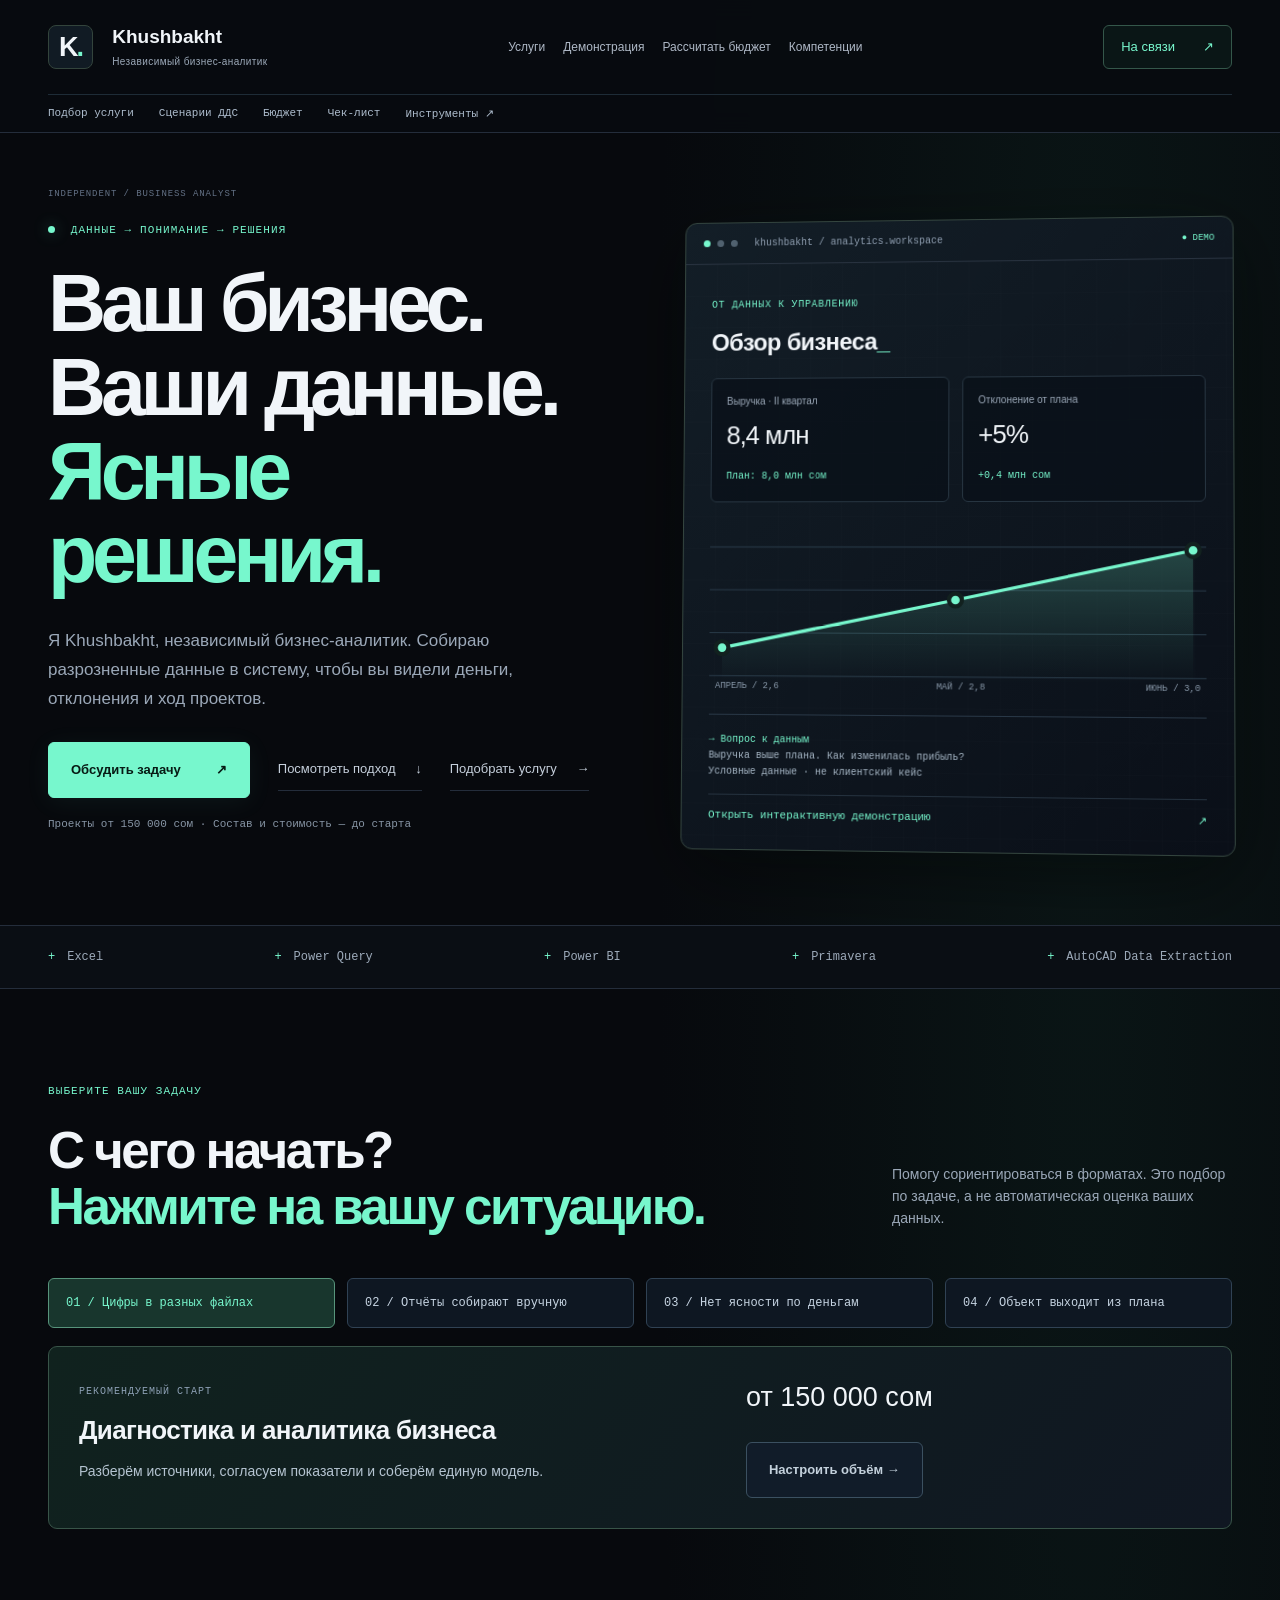
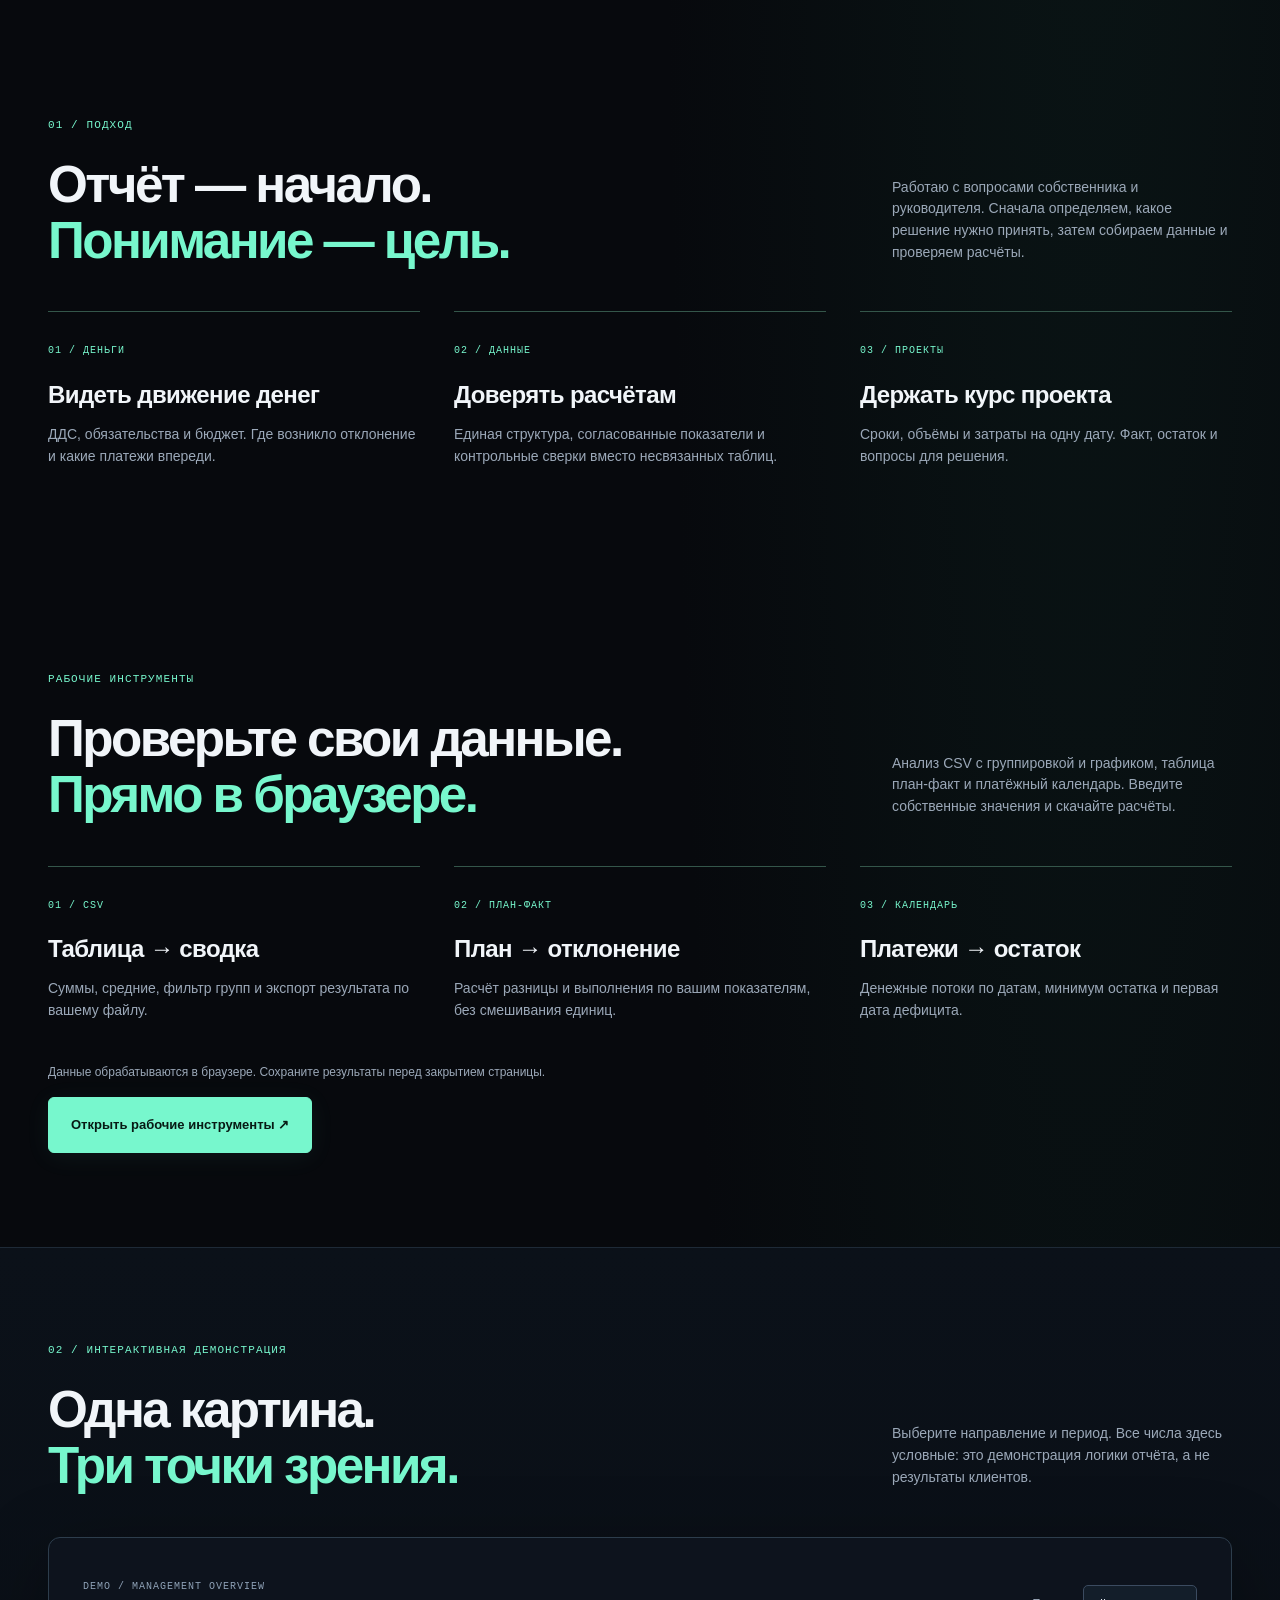
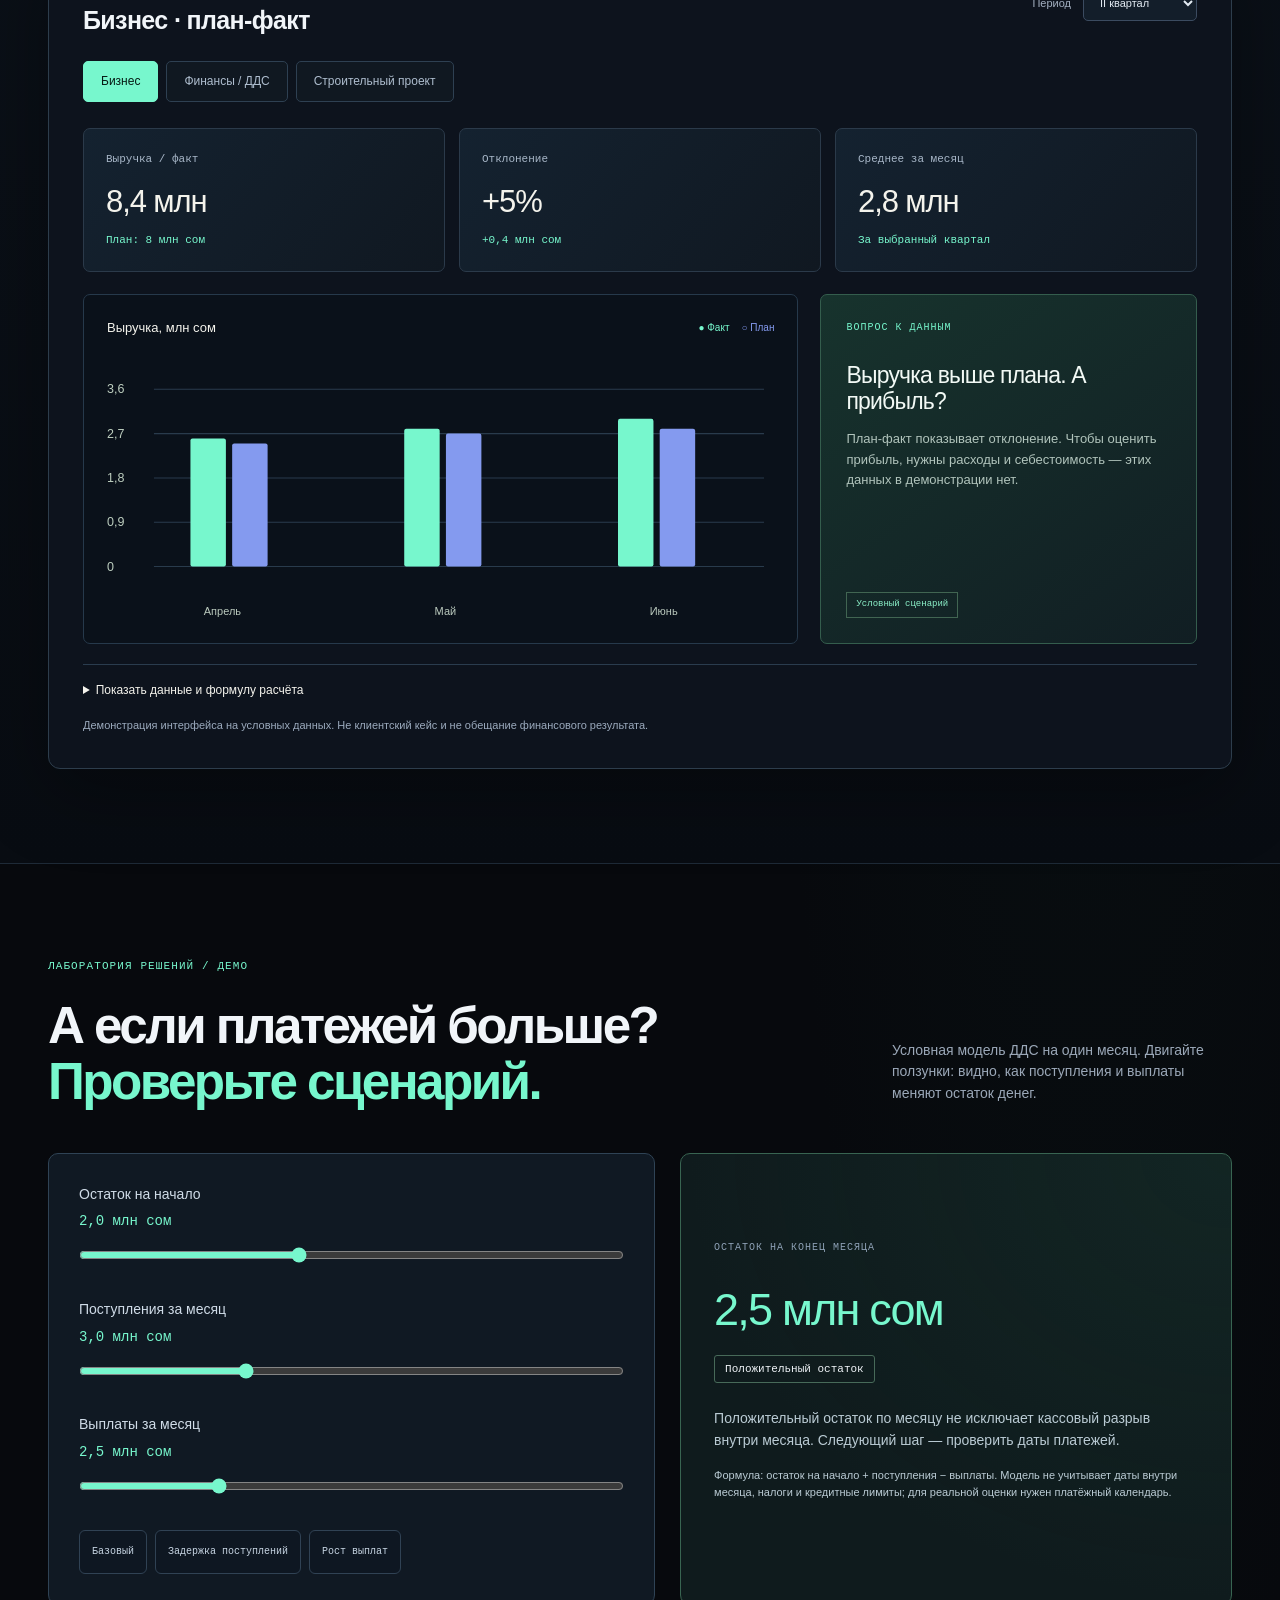
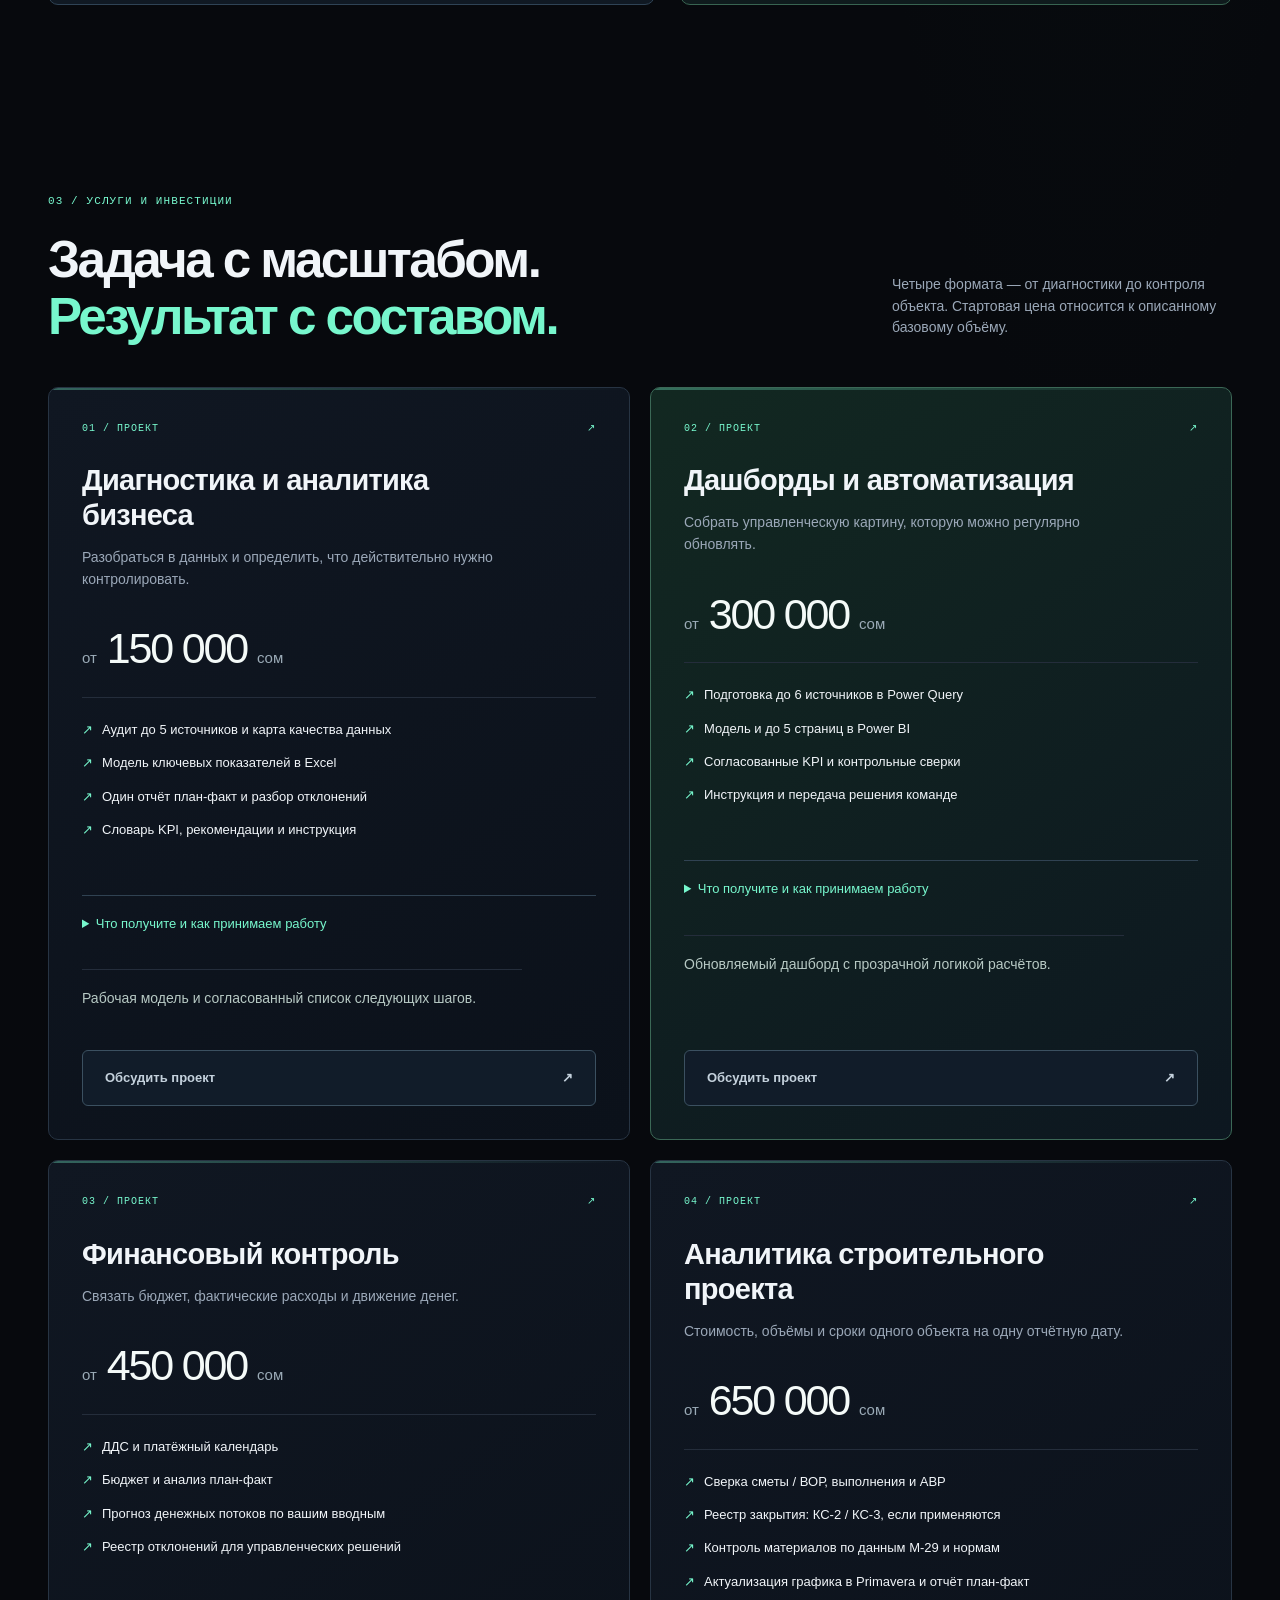
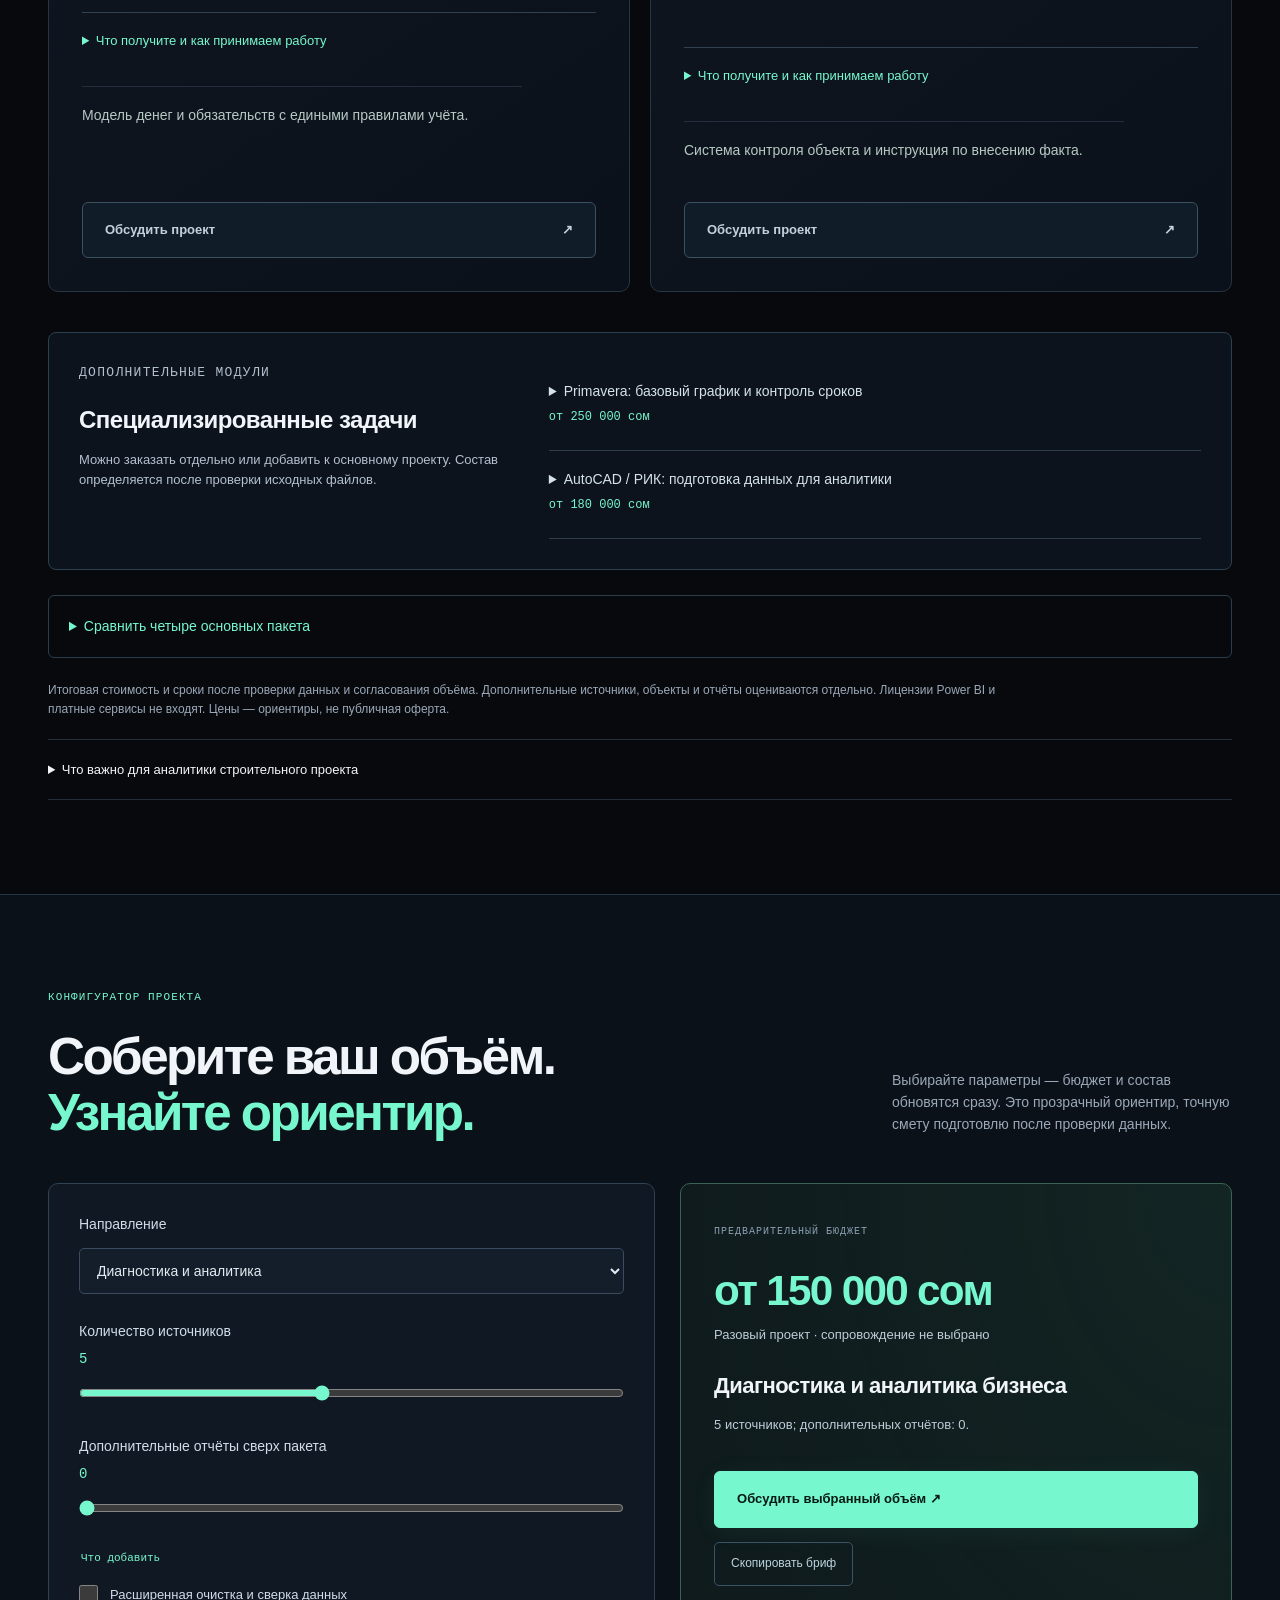
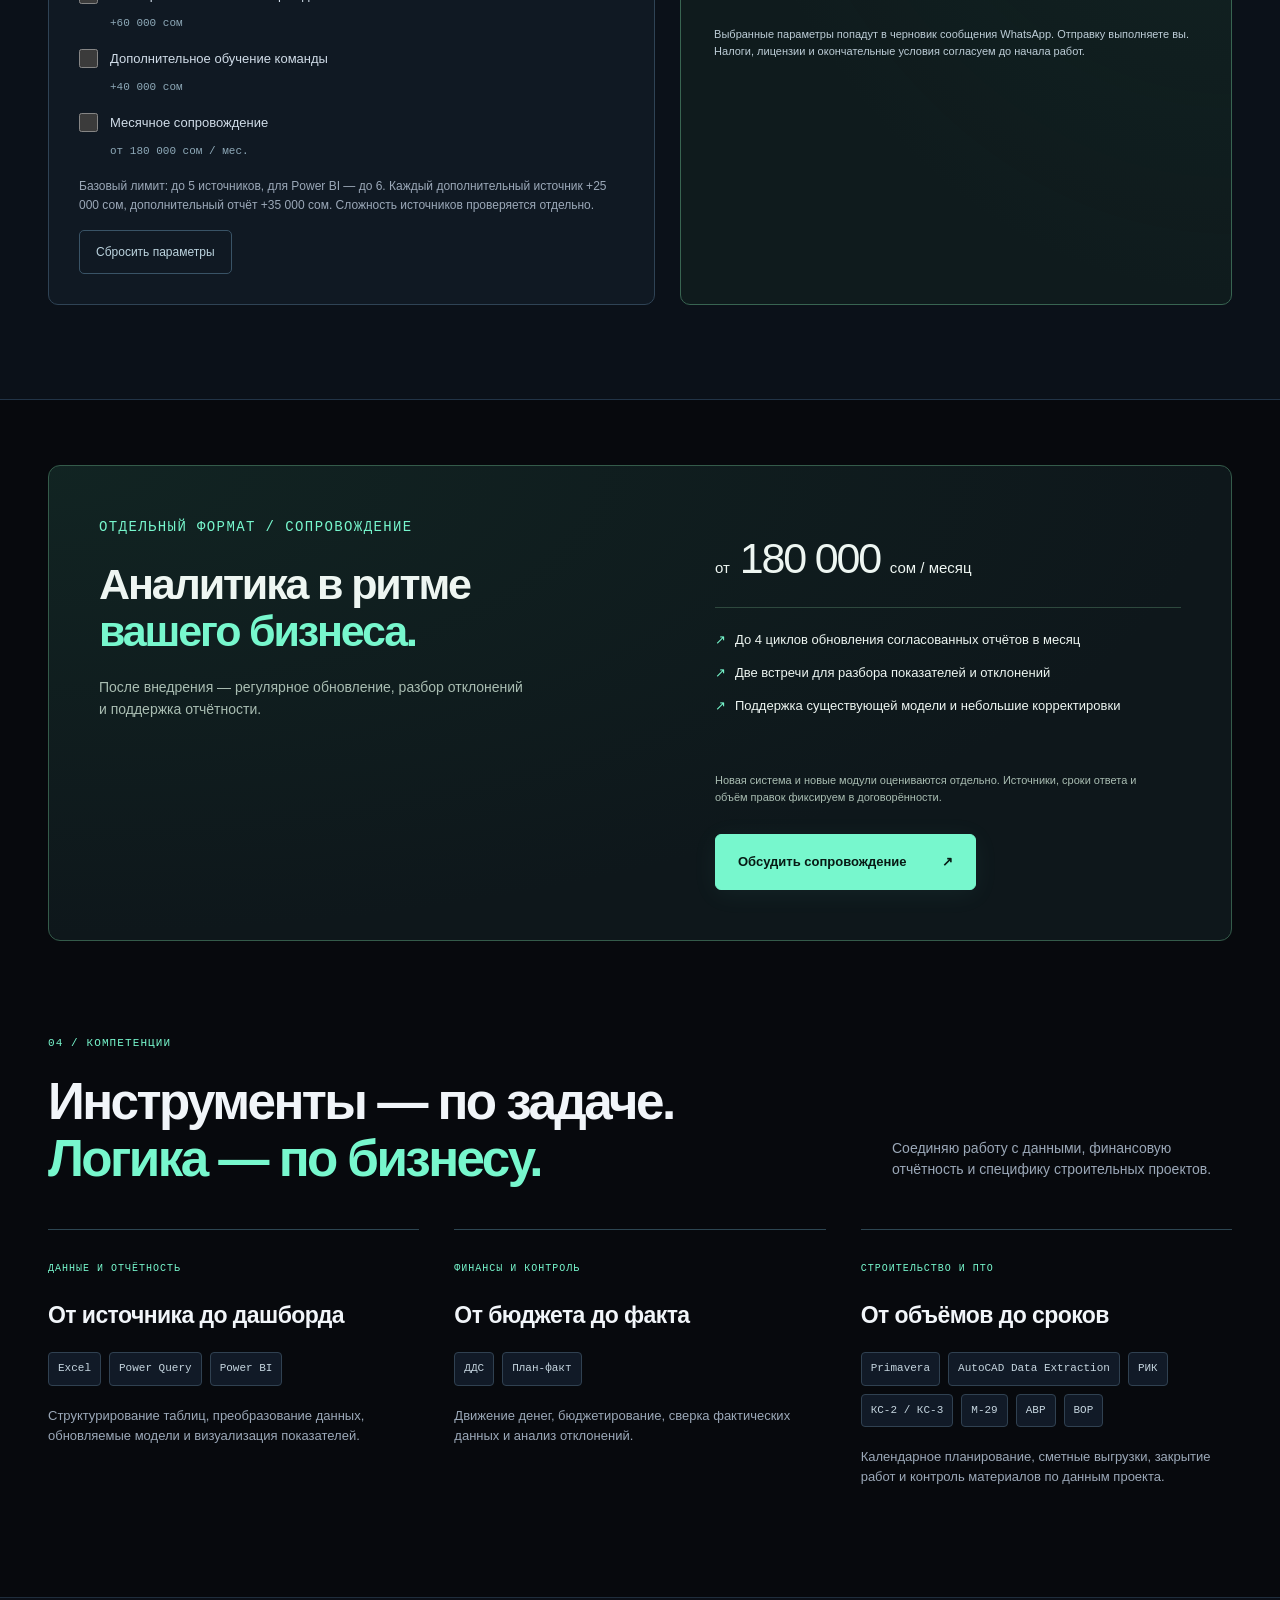
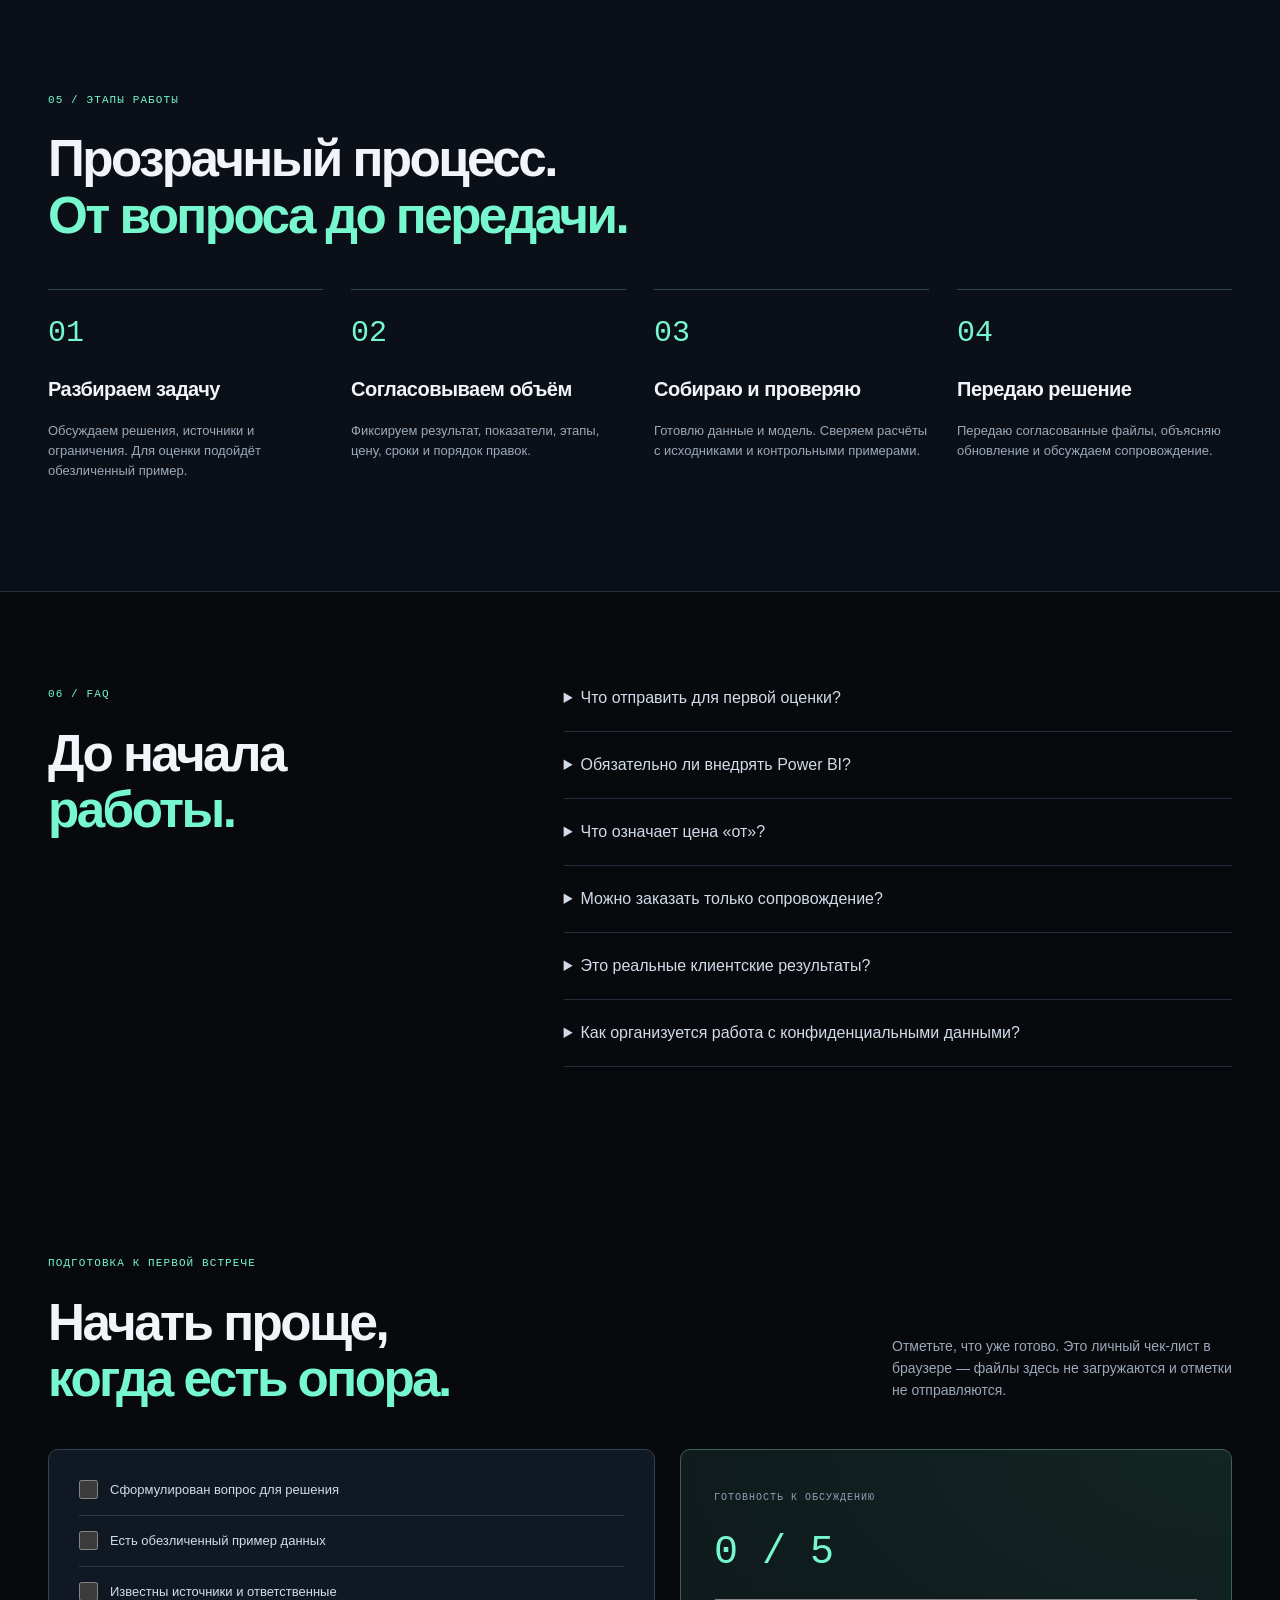
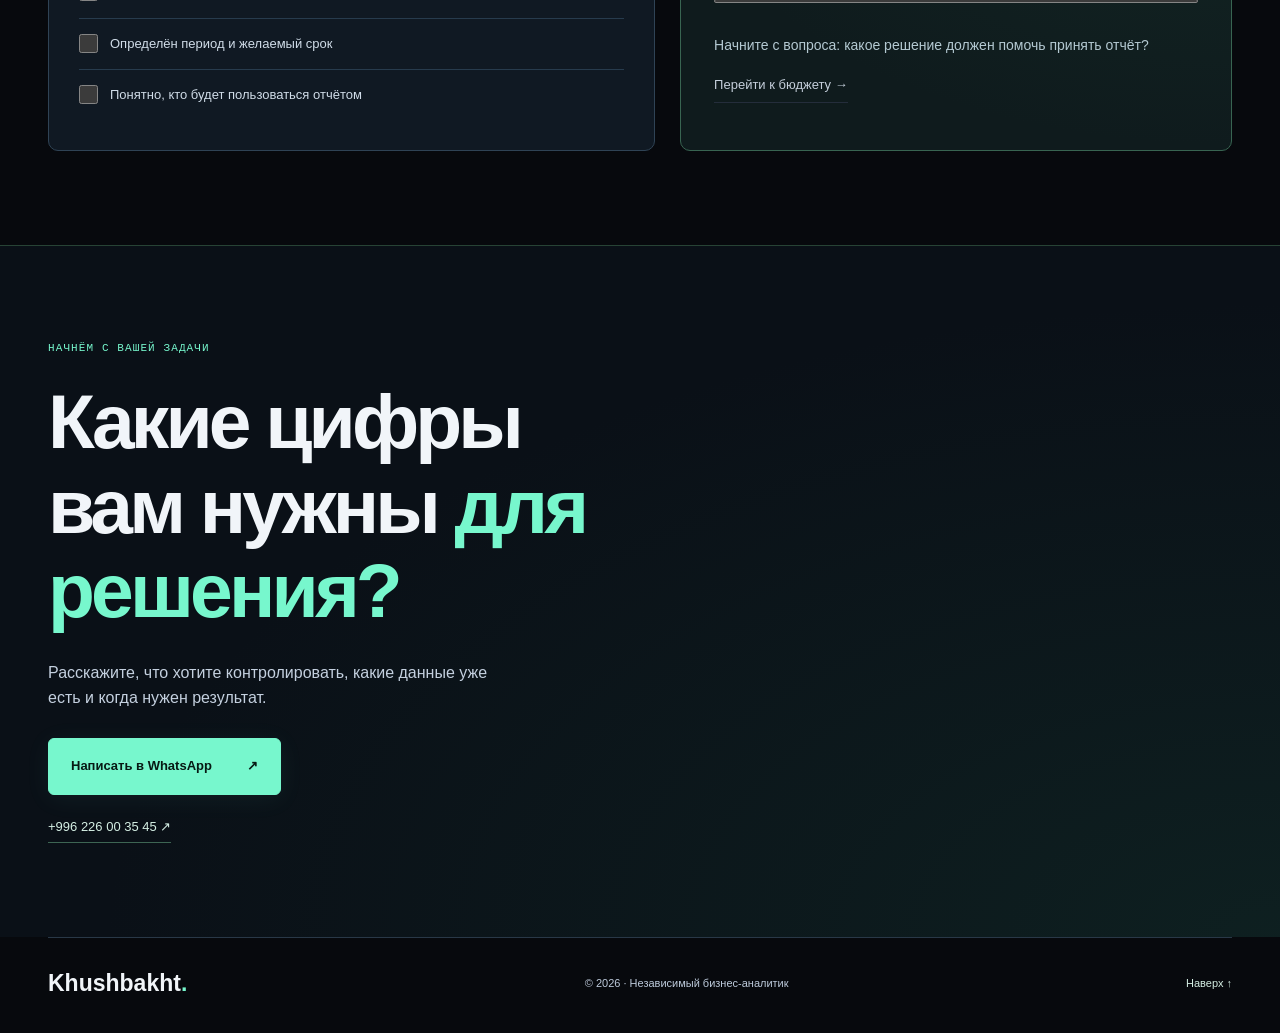
<file: index.html>
<!doctype html>
<html lang="ru"><head><meta charset="utf-8"><meta name="viewport" content="width=device-width,initial-scale=1">
<title>Khushbakht — независимый бизнес-аналитик</title>
<meta name="description" content="Аналитика бизнеса, финансов и строительных проектов. Excel, Power Query, Power BI и Primavera. Проекты от 150 000 сом. Независимый аналитик Khushbakht.">
<link rel="canonical" href="https://kushbakht.github.io/Price-list/"><meta name="theme-color" content="#07090d"><link rel="icon" href="favicon.svg" type="image/svg+xml">
<meta property="og:type" content="website"><meta property="og:locale" content="ru_RU"><meta property="og:site_name" content="Khushbakht — независимый аналитик"><meta property="og:title" content="Ваш бизнес. В ясных цифрах."><meta property="og:description" content="Независимая аналитика бизнеса, финансов и проектов. Проекты от 150 000 до 650 000 сом на старте."><meta property="og:url" content="https://kushbakht.github.io/Price-list/"><meta property="og:image" content="https://kushbakht.github.io/Price-list/og-analyst.png"><meta property="og:image:width" content="1200"><meta property="og:image:height" content="630"><meta property="og:image:type" content="image/png"><meta property="og:image:alt" content="Khushbakht. Ваш бизнес в ясных цифрах. Независимая бизнес-аналитика.">
<meta name="twitter:card" content="summary_large_image"><meta name="twitter:title" content="Khushbakht — независимый бизнес-аналитик"><meta name="twitter:description" content="Бизнес, финансы и проекты в ясных цифрах. Проекты от 150 000 сом."><meta name="twitter:image" content="https://kushbakht.github.io/Price-list/og-analyst.png">
<link rel="stylesheet" href="styles.css"><link rel="stylesheet" href="dark.css?v=interactive-1"><link rel="stylesheet" href="interactive.css?v=1"><script src="dashboard.js" defer></script><script src="interactive.js?v=1" defer></script></head>
<body><a href="#main" class="skip">К содержимому</a><header><nav class="wrap" aria-label="Основная навигация"><a class="brand" href="#main"><span class="brand-icon">K<span>.</span></span><span>Khushbakht<small>Независимый бизнес-аналитик</small></span></a><div class="navlinks"><a href="#services">Услуги</a><a href="#demo">Демонстрация</a><a href="#calculator">Рассчитать бюджет</a><a href="#expertise">Компетенции</a></div><a class="nav-contact" href="https://wa.me/996226003545?text=%D0%97%D0%B4%D1%80%D0%B0%D0%B2%D1%81%D1%82%D0%B2%D1%83%D0%B9%D1%82%D0%B5%21%20%D0%A5%D0%BE%D1%87%D1%83%20%D0%BE%D0%B1%D1%81%D1%83%D0%B4%D0%B8%D1%82%D1%8C%20%D0%B7%D0%B0%D0%B4%D0%B0%D1%87%D1%83." target="_blank" rel="noopener noreferrer">На связи <span aria-hidden="true">↗</span></a></nav><div class="quick-nav wrap" aria-label="Быстрые переходы"><a href="#selector">Подбор услуги</a><a href="#scenario">Сценарии ДДС</a><a href="#calculator">Бюджет</a><a href="#prepare">Чек-лист</a><a href="tools.html">Инструменты ↗</a></div></header>
<main id="main"><section class="hero wrap"><div class="hero-copy"><p class="eyebrow"><span class="dot"></span> ДАННЫЕ → ПОНИМАНИЕ → РЕШЕНИЯ</p><h1>Ваш бизнес.<br>Ваши данные.<br><em>Ясные решения.</em></h1><p class="lead">Я Khushbakht, независимый бизнес-аналитик. Собираю разрозненные данные в систему, чтобы вы видели деньги, отклонения и ход проектов.</p><div class="actions"><a class="button" href="https://wa.me/996226003545?text=%D0%97%D0%B4%D1%80%D0%B0%D0%B2%D1%81%D1%82%D0%B2%D1%83%D0%B9%D1%82%D0%B5%2C%20Khushbakht%21%20%D0%A5%D0%BE%D1%87%D1%83%20%D0%BE%D0%B1%D1%81%D1%83%D0%B4%D0%B8%D1%82%D1%8C%20%D0%B0%D0%BD%D0%B0%D0%BB%D0%B8%D1%82%D0%B8%D0%BA%D1%83%20%D0%B4%D0%BB%D1%8F%20%D0%B1%D0%B8%D0%B7%D0%BD%D0%B5%D1%81%D0%B0." target="_blank" rel="noopener noreferrer">Обсудить задачу <span aria-hidden="true">↗</span></a><a class="text-link" href="#demo">Посмотреть подход <span>↓</span></a><a class="text-link" href="#selector">Подобрать услугу <span>→</span></a></div><p class="hero-note">Проекты от 150 000 сом · Состав и стоимость — до старта</p></div><div class="hero-visual"><div class="terminal-bar"><i></i><i></i><i></i><span>khushbakht / analytics.workspace</span><span class="terminal-status">● DEMO</span></div><div class="terminal-body"><span class="terminal-eyebrow">ОТ ДАННЫХ К УПРАВЛЕНИЮ</span><h3>Обзор бизнеса<span style="color:#77f7cd">_</span></h3><div class="signal-row"><div><small>Выручка · II квартал</small><strong>8,4 млн</strong><span>План: 8,0 млн сом</span></div><div><small>Отклонение от плана</small><strong>+5%</strong><span>+0,4 млн сом</span></div></div><svg class="signal-chart" viewBox="0 0 460 150" role="img" aria-label="Условная выручка за апрель, май и июнь: 2,6, 2,8 и 3 миллиона сом"><defs><linearGradient id="hero-fill" x1="0" y1="0" x2="0" y2="1"><stop stop-color="#77f7cd" stop-opacity=".22"/><stop offset="1" stop-color="#77f7cd" stop-opacity="0"/></linearGradient></defs><g stroke="#283a48"><path d="M0 25H460M0 65H460M0 105H460M0 145H460"/></g><path d="M12 119L230 74L448 28L448 150H12Z" fill="url(#hero-fill)"/><path d="M12 119L230 74L448 28" fill="none" stroke="#77f7cd" stroke-width="3"/><g fill="#77f7cd" stroke="#12211f" stroke-width="4"><circle cx="12" cy="119" r="6"/><circle cx="230" cy="74" r="6"/><circle cx="448" cy="28" r="6"/></g></svg><div class="signal-labels"><span>АПРЕЛЬ / 2,6</span><span>МАЙ / 2,8</span><span>ИЮНЬ / 3,0</span></div><div class="terminal-footer"><b>→ Вопрос к данным</b><br>Выручка выше плана. Как изменилась прибыль?<br><span>Условные данные · не клиентский кейс</span></div><a class="terminal-link" href="#demo">Открыть интерактивную демонстрацию <span>↗</span></a></div></div></section>
<div class="tool-strip"><div class="wrap"><span>Excel</span><span>Power Query</span><span>Power BI</span><span>Primavera</span><span>AutoCAD Data Extraction</span></div></div>
<section class="wrap section" id="selector"><div class="section-head"><div><p class="eyebrow">ВЫБЕРИТЕ ВАШУ ЗАДАЧУ</p><h2>С чего начать?<br><em>Нажмите на вашу ситуацию.</em></h2></div><p>Помогу сориентироваться в форматах. Это подбор по задаче, а не автоматическая оценка ваших данных.</p></div><div class="task-buttons" role="group" aria-label="Выберите задачу"><button type="button" data-task="audit" aria-pressed="true">01 / Цифры в разных файлах</button><button type="button" data-task="bi" aria-pressed="false">02 / Отчёты собирают вручную</button><button type="button" data-task="finance" aria-pressed="false">03 / Нет ясности по деньгам</button><button type="button" data-task="build" aria-pressed="false">04 / Объект выходит из плана</button></div><div class="recommendation" aria-live="polite"><div><span class="dash-kicker">РЕКОМЕНДУЕМЫЙ СТАРТ</span><h3 id="recommend-title">Диагностика и аналитика бизнеса</h3><p id="recommend-text">Разберём источники, согласуем показатели и соберём единую модель.</p></div><div><strong id="recommend-price">от 150 000 сом</strong><a class="button secondary" id="recommend-action" href="#calculator">Настроить объём →</a></div></div></section><section class="wrap section" id="approach"><div class="section-head"><div><p class="eyebrow">01 / ПОДХОД</p><h2>Отчёт — начало.<br><em>Понимание — цель.</em></h2></div><p>Работаю с вопросами собственника и руководителя. Сначала определяем, какое решение нужно принять, затем собираем данные и проверяем расчёты.</p></div><div class="outcomes"><article><span>01 / ДЕНЬГИ</span><h3>Видеть движение денег</h3><p>ДДС, обязательства и бюджет. Где возникло отклонение и какие платежи впереди.</p></article><article><span>02 / ДАННЫЕ</span><h3>Доверять расчётам</h3><p>Единая структура, согласованные показатели и контрольные сверки вместо несвязанных таблиц.</p></article><article><span>03 / ПРОЕКТЫ</span><h3>Держать курс проекта</h3><p>Сроки, объёмы и затраты на одну дату. Факт, остаток и вопросы для решения.</p></article></div></section>
<section class="wrap section" id="tools"><div class="section-head"><div><p class="eyebrow">РАБОЧИЕ ИНСТРУМЕНТЫ</p><h2>Проверьте свои данные.<br><em>Прямо в браузере.</em></h2></div><p>Анализ CSV с группировкой и графиком, таблица план-факт и платёжный календарь. Введите собственные значения и скачайте расчёты.</p></div><div class="outcomes"><article><span>01 / CSV</span><h3>Таблица → сводка</h3><p>Суммы, средние, фильтр групп и экспорт результата по вашему файлу.</p></article><article><span>02 / ПЛАН-ФАКТ</span><h3>План → отклонение</h3><p>Расчёт разницы и выполнения по вашим показателям, без смешивания единиц.</p></article><article><span>03 / КАЛЕНДАРЬ</span><h3>Платежи → остаток</h3><p>Денежные потоки по датам, минимум остатка и первая дата дефицита.</p></article></div><p class="small" style="margin-top:25px">Данные обрабатываются в браузере. Сохраните результаты перед закрытием страницы.</p><a class="button" href="tools.html">Открыть рабочие инструменты ↗</a></section><section class="demo-section section" id="demo"><div class="wrap"><div class="section-head"><div><p class="eyebrow">02 / ИНТЕРАКТИВНАЯ ДЕМОНСТРАЦИЯ</p><h2>Одна картина.<br><em>Три точки зрения.</em></h2></div><p>Выберите направление и период. Все числа здесь условные: это демонстрация логики отчёта, а не результаты клиентов.</p></div><div class="dashboard"><div class="dash-top"><div><span class="dash-kicker">DEMO / MANAGEMENT OVERVIEW</span><h3 id="dash-heading">Бизнес · план-факт</h3></div><label class="period-label">Период<select id="period"><option value="q1">I квартал</option><option value="q2" selected>II квартал</option></select></label></div><div class="dash-tabs" role="group" aria-label="Направление отчёта"><button type="button" data-view="business" aria-pressed="true">Бизнес</button><button type="button" data-view="finance" aria-pressed="false">Финансы / ДДС</button><button type="button" data-view="project" aria-pressed="false">Строительный проект</button></div><div id="dash-results" aria-live="polite"><div class="metrics" id="metrics"></div><div class="chart-grid"><div class="chart-panel"><div class="chart-heading"><h4 id="chart-label">Выручка по месяцам</h4><div class="legend"><span>● Факт</span><span>○ План</span></div></div><svg id="chart" viewBox="0 0 640 235" role="img" aria-labelledby="chart-title chart-desc"><title id="chart-title">Демонстрационная выручка</title><desc id="chart-desc">Условные данные</desc></svg><div id="month-labels" class="month-labels"></div></div><div class="insight"><span class="dash-kicker">ВОПРОС К ДАННЫМ</span><h4 id="insight-title"></h4><p id="insight-text"></p><span class="demo-tag">Условный сценарий</span></div></div><details class="data-details"><summary>Показать данные и формулу расчёта</summary><div class="table-scroll"><table><caption id="data-caption">Условные данные</caption><thead><tr><th scope="col">Месяц</th><th scope="col" id="fact-header">Факт</th><th scope="col" id="plan-header">План</th></tr></thead><tbody id="data-table"></tbody></table></div><p id="formula"></p></details></div><p class="demo-disclaimer">Демонстрация интерфейса на условных данных. Не клиентский кейс и не обещание финансового результата.</p></div></div></section>
<section class="wrap section" id="scenario"><div class="section-head"><div><p class="eyebrow">ЛАБОРАТОРИЯ РЕШЕНИЙ / ДЕМО</p><h2>А если платежей больше?<br><em>Проверьте сценарий.</em></h2></div><p>Условная модель ДДС на один месяц. Двигайте ползунки: видно, как поступления и выплаты меняют остаток денег.</p></div><div class="scenario-grid"><div class="scenario-controls"><label>Остаток на начало <output id="cash-open-output">2,0 млн сом</output><input id="cash-open" type="range" min="0" max="50" value="20"></label><label>Поступления за месяц <output id="cash-in-output">3,0 млн сом</output><input id="cash-in" type="range" min="0" max="100" value="30"></label><label>Выплаты за месяц <output id="cash-out-output">2,5 млн сом</output><input id="cash-out" type="range" min="0" max="100" value="25"></label><div class="scenario-presets" role="group" aria-label="Примеры сценариев"><button type="button" data-cash="base">Базовый</button><button type="button" data-cash="delay">Задержка поступлений</button><button type="button" data-cash="cost">Рост выплат</button></div></div><div class="scenario-result" aria-live="polite"><span class="dash-kicker">ОСТАТОК НА КОНЕЦ МЕСЯЦА</span><strong id="cash-end">2,5 млн сом</strong><span id="cash-badge">Положительный остаток</span><p id="cash-explanation"></p><p class="small">Формула: остаток на начало + поступления − выплаты. Модель не учитывает даты внутри месяца, налоги и кредитные лимиты; для реальной оценки нужен платёжный календарь.</p></div></div></section><section class="wrap section" id="services"><div class="section-head"><div><p class="eyebrow">03 / УСЛУГИ И ИНВЕСТИЦИИ</p><h2>Задача с масштабом.<br><em>Результат с составом.</em></h2></div><p>Четыре формата — от диагностики до контроля объекта. Стартовая цена относится к описанному базовому объёму.</p></div><div class="services"><article class="service"><div class="service-top"><span>01 / ПРОЕКТ</span><span aria-hidden="true">↗</span></div><h3>Диагностика и аналитика бизнеса</h3><p>Разобраться в данных и определить, что действительно нужно контролировать.</p><div class="price"><small>от</small> 150 000 <small>сом</small></div><ul><li>Аудит до 5 источников и карта качества данных</li><li>Модель ключевых показателей в Excel</li><li>Один отчёт план-факт и разбор отклонений</li><li>Словарь KPI, рекомендации и инструкция</li></ul><details class="package-details"><summary>Что получите и как принимаем работу</summary><p>Карта до 5 источников, словарь согласованных KPI, модель в Excel, отчёт план-факт и перечень проблем качества данных. Проверяем расчёты по контрольным примерам, передаём инструкцию и проводим одну встречу по результатам.</p><p><b>Подходит:</b> Начать с управленческой модели, если источники разрознены и показатели считаются по-разному.</p></details><p class="deliverable">Рабочая модель и согласованный список следующих шагов.</p><a class="button secondary" href="https://wa.me/996226003545?text=%D0%97%D0%B4%D1%80%D0%B0%D0%B2%D1%81%D1%82%D0%B2%D1%83%D0%B9%D1%82%D0%B5%21%20%D0%98%D0%BD%D1%82%D0%B5%D1%80%D0%B5%D1%81%D1%83%D0%B5%D1%82%20%D1%83%D1%81%D0%BB%D1%83%D0%B3%D0%B0%20%C2%AB%D0%94%D0%B8%D0%B0%D0%B3%D0%BD%D0%BE%D1%81%D1%82%D0%B8%D0%BA%D0%B0%20%D0%B8%20%D0%B0%D0%BD%D0%B0%D0%BB%D0%B8%D1%82%D0%B8%D0%BA%D0%B0%20%D0%B1%D0%B8%D0%B7%D0%BD%D0%B5%D1%81%D0%B0%C2%BB.%20%D0%A5%D0%BE%D1%87%D1%83%20%D0%BE%D0%B1%D1%81%D1%83%D0%B4%D0%B8%D1%82%D1%8C%20%D0%B4%D0%B0%D0%BD%D0%BD%D1%8B%D0%B5%2C%20%D0%BE%D0%B1%D1%8A%D1%91%D0%BC%20%D0%B8%20%D1%81%D1%82%D0%BE%D0%B8%D0%BC%D0%BE%D1%81%D1%82%D1%8C." target="_blank" rel="noopener noreferrer">Обсудить проект <span aria-hidden="true">↗</span></a></article><article class="service"><div class="service-top"><span>02 / ПРОЕКТ</span><span aria-hidden="true">↗</span></div><h3>Дашборды и автоматизация</h3><p>Собрать управленческую картину, которую можно регулярно обновлять.</p><div class="price"><small>от</small> 300 000 <small>сом</small></div><ul><li>Подготовка до 6 источников в Power Query</li><li>Модель и до 5 страниц в Power BI</li><li>Согласованные KPI и контрольные сверки</li><li>Инструкция и передача решения команде</li></ul><details class="package-details"><summary>Что получите и как принимаем работу</summary><p>До 5 страниц Power BI, подготовка до 6 согласованных источников в Power Query, словарь показателей, сверка итогов с исходниками и обучение обновлению. Права доступа и публикацию согласуем в рамках доступных лицензий.</p><p><b>Подходит:</b> Когда команда регулярно собирает похожие отчёты и нужен единый обзор бизнеса.</p></details><p class="deliverable">Обновляемый дашборд с прозрачной логикой расчётов.</p><a class="button secondary" href="https://wa.me/996226003545?text=%D0%97%D0%B4%D1%80%D0%B0%D0%B2%D1%81%D1%82%D0%B2%D1%83%D0%B9%D1%82%D0%B5%21%20%D0%98%D0%BD%D1%82%D0%B5%D1%80%D0%B5%D1%81%D1%83%D0%B5%D1%82%20%D1%83%D1%81%D0%BB%D1%83%D0%B3%D0%B0%20%C2%AB%D0%94%D0%B0%D1%88%D0%B1%D0%BE%D1%80%D0%B4%D1%8B%20%D0%B8%20%D0%B0%D0%B2%D1%82%D0%BE%D0%BC%D0%B0%D1%82%D0%B8%D0%B7%D0%B0%D1%86%D0%B8%D1%8F%C2%BB.%20%D0%A5%D0%BE%D1%87%D1%83%20%D0%BE%D0%B1%D1%81%D1%83%D0%B4%D0%B8%D1%82%D1%8C%20%D0%B4%D0%B0%D0%BD%D0%BD%D1%8B%D0%B5%2C%20%D0%BE%D0%B1%D1%8A%D1%91%D0%BC%20%D0%B8%20%D1%81%D1%82%D0%BE%D0%B8%D0%BC%D0%BE%D1%81%D1%82%D1%8C." target="_blank" rel="noopener noreferrer">Обсудить проект <span aria-hidden="true">↗</span></a></article><article class="service"><div class="service-top"><span>03 / ПРОЕКТ</span><span aria-hidden="true">↗</span></div><h3>Финансовый контроль</h3><p>Связать бюджет, фактические расходы и движение денег.</p><div class="price"><small>от</small> 450 000 <small>сом</small></div><ul><li>ДДС и платёжный календарь</li><li>Бюджет и анализ план-факт</li><li>Прогноз денежных потоков по вашим вводным</li><li>Реестр отклонений для управленческих решений</li></ul><details class="package-details"><summary>Что получите и как принимаем работу</summary><p>Для одной компании: модель ДДС, платёжный календарь, бюджет, план-факт и до 3 сценариев по согласованным вводным. Раздельно показываем денежный поток и прибыль; состав учёта фиксируем до старта.</p><p><b>Подходит:</b> Когда важно видеть ближайшие обязательства и объяснять отклонения от бюджета.</p></details><p class="deliverable">Модель денег и обязательств с едиными правилами учёта.</p><a class="button secondary" href="https://wa.me/996226003545?text=%D0%97%D0%B4%D1%80%D0%B0%D0%B2%D1%81%D1%82%D0%B2%D1%83%D0%B9%D1%82%D0%B5%21%20%D0%98%D0%BD%D1%82%D0%B5%D1%80%D0%B5%D1%81%D1%83%D0%B5%D1%82%20%D1%83%D1%81%D0%BB%D1%83%D0%B3%D0%B0%20%C2%AB%D0%A4%D0%B8%D0%BD%D0%B0%D0%BD%D1%81%D0%BE%D0%B2%D1%8B%D0%B9%20%D0%BA%D0%BE%D0%BD%D1%82%D1%80%D0%BE%D0%BB%D1%8C%C2%BB.%20%D0%A5%D0%BE%D1%87%D1%83%20%D0%BE%D0%B1%D1%81%D1%83%D0%B4%D0%B8%D1%82%D1%8C%20%D0%B4%D0%B0%D0%BD%D0%BD%D1%8B%D0%B5%2C%20%D0%BE%D0%B1%D1%8A%D1%91%D0%BC%20%D0%B8%20%D1%81%D1%82%D0%BE%D0%B8%D0%BC%D0%BE%D1%81%D1%82%D1%8C." target="_blank" rel="noopener noreferrer">Обсудить проект <span aria-hidden="true">↗</span></a></article><article class="service"><div class="service-top"><span>04 / ПРОЕКТ</span><span aria-hidden="true">↗</span></div><h3>Аналитика строительного проекта</h3><p>Стоимость, объёмы и сроки одного объекта на одну отчётную дату.</p><div class="price"><small>от</small> 650 000 <small>сом</small></div><ul><li>Сверка сметы / ВОР, выполнения и АВР</li><li>Реестр закрытия: КС-2 / КС-3, если применяются</li><li>Контроль материалов по данным М-29 и нормам</li><li>Актуализация графика в Primavera и отчёт план-факт</li></ul><details class="package-details"><summary>Что получите и как принимаем работу</summary><p>Один объект: реестры объёмов, закрытия и затрат, журнал согласованных изменений, план-факт графика Primavera и сводный управленческий отчёт. Сверяем контрольные объёмы и суммы, разделяем предъявление, приёмку и оплату.</p><p><b>Подходит:</b> Для руководителя и подрядчика, которым нужна связанная картина сроков, денег и выполнения.</p></details><p class="deliverable">Система контроля объекта и инструкция по внесению факта.</p><a class="button secondary" href="https://wa.me/996226003545?text=%D0%97%D0%B4%D1%80%D0%B0%D0%B2%D1%81%D1%82%D0%B2%D1%83%D0%B9%D1%82%D0%B5%21%20%D0%98%D0%BD%D1%82%D0%B5%D1%80%D0%B5%D1%81%D1%83%D0%B5%D1%82%20%D1%83%D1%81%D0%BB%D1%83%D0%B3%D0%B0%20%C2%AB%D0%90%D0%BD%D0%B0%D0%BB%D0%B8%D1%82%D0%B8%D0%BA%D0%B0%20%D1%81%D1%82%D1%80%D0%BE%D0%B8%D1%82%D0%B5%D0%BB%D1%8C%D0%BD%D0%BE%D0%B3%D0%BE%20%D0%BF%D1%80%D0%BE%D0%B5%D0%BA%D1%82%D0%B0%C2%BB.%20%D0%A5%D0%BE%D1%87%D1%83%20%D0%BE%D0%B1%D1%81%D1%83%D0%B4%D0%B8%D1%82%D1%8C%20%D0%B4%D0%B0%D0%BD%D0%BD%D1%8B%D0%B5%2C%20%D0%BE%D0%B1%D1%8A%D1%91%D0%BC%20%D0%B8%20%D1%81%D1%82%D0%BE%D0%B8%D0%BC%D0%BE%D1%81%D1%82%D1%8C." target="_blank" rel="noopener noreferrer">Обсудить проект <span aria-hidden="true">↗</span></a></article></div><div class="extras"><div><p class="eyebrow">ДОПОЛНИТЕЛЬНЫЕ МОДУЛИ</p><h3>Специализированные задачи</h3><p>Можно заказать отдельно или добавить к основному проекту. Состав определяется после проверки исходных файлов.</p></div><div><details><summary>Primavera: базовый график и контроль сроков <span>от 250 000 сом</span></summary><p>Для одного объекта: структура работ, логика связей, календарь, вехи и базовый план. Затем — правила внесения факта и отчёт по отклонениям. Ресурсное планирование и разработка с нуля оцениваются по отдельному объёму.</p></details><details><summary>AutoCAD / РИК: подготовка данных для аналитики <span>от 180 000 сом</span></summary><p>Проверка подготовленных DWG и сметных выгрузок, извлечение доступных свойств и атрибутов, нормализация справочников и контрольная сверка. Результат — структурированные таблицы для согласованной модели. Состав данных зависит от качества файлов.</p></details></div></div><details class="comparison"><summary>Сравнить четыре основных пакета</summary><div class="table-scroll"><table><caption>Базовый состав проектов — точный объём согласуем до старта</caption><thead><tr><th>Формат</th><th>На выходе</th><th>Основной инструмент</th><th>Старт</th></tr></thead><tbody><tr><th>Диагностика</th><td>Модель, KPI, карта данных</td><td>Excel</td><td>150 000 сом</td></tr><tr><th>Дашборды</th><td>До 5 страниц, до 6 источников</td><td>Power BI / Power Query</td><td>300 000 сом</td></tr><tr><th>Финансы</th><td>ДДС, бюджет, календарь, сценарии</td><td>Excel / Power BI</td><td>450 000 сом</td></tr><tr><th>Строительный проект</th><td>Объёмы, затраты, закрытие, график</td><td>Excel / Primavera / Power BI</td><td>650 000 сом</td></tr></tbody></table></div></details><p class="pricing-note">Итоговая стоимость и сроки после проверки данных и согласования объёма. Дополнительные источники, объекты и отчёты оцениваются отдельно. Лицензии Power BI и платные сервисы не входят. Цены — ориентиры, не публичная оферта.</p><details class="construction-note"><summary>Что важно для аналитики строительного проекта</summary><p>Нужны договор, смета / ВОР, подтверждённое выполнение, АВР, данные о затратах и актуальный график. Выгрузки РИК, КС-2 / КС-3 и М-29 используются, если входят в документооборот объекта. Предъявление, приёмка и оплата учитываются раздельно.</p><p>AutoCAD Data Extraction применяется к подготовленным DWG после проверки структуры объектов и атрибутов. Извлечение данных требует согласованной методики и контрольной сверки. Разработка отсутствующего базового графика оценивается отдельно. Выездные обмеры, технический надзор и подписание актов в аналитический пакет не входят.</p></details></section>
<section class="calculator-section section" id="calculator"><div class="wrap"><div class="section-head"><div><p class="eyebrow">КОНФИГУРАТОР ПРОЕКТА</p><h2>Соберите ваш объём.<br><em>Узнайте ориентир.</em></h2></div><p>Выбирайте параметры — бюджет и состав обновятся сразу. Это прозрачный ориентир, точную смету подготовлю после проверки данных.</p></div><div class="calculator-grid"><form id="quote-form"><label>Направление<select id="quote-type"><option value="audit">Диагностика и аналитика</option><option value="bi">Дашборды и автоматизация</option><option value="finance">Финансовый контроль</option><option value="build">Строительный проект</option></select></label><label>Количество источников <output id="sources-output" for="quote-sources">5</output><input type="range" id="quote-sources" min="1" max="10" value="5"></label><label>Дополнительные отчёты сверх пакета <output id="reports-output" for="quote-reports">0</output><input type="range" id="quote-reports" min="0" max="5" value="0"></label><fieldset><legend>Что добавить</legend><label class="check-row"><input type="checkbox" id="quote-clean">Расширенная очистка и сверка данных <span>+60 000 сом</span></label><label class="check-row"><input type="checkbox" id="quote-training">Дополнительное обучение команды <span>+40 000 сом</span></label><label class="check-row"><input type="checkbox" id="quote-support">Месячное сопровождение <span>от 180 000 сом / мес.</span></label></fieldset><p class="small">Базовый лимит: до 5 источников, для Power BI — до 6. Каждый дополнительный источник +25 000 сом, дополнительный отчёт +35 000 сом. Сложность источников проверяется отдельно.</p><button type="reset" class="quiet-button">Сбросить параметры</button></form><aside class="quote-result" aria-live="polite"><span class="dash-kicker">ПРЕДВАРИТЕЛЬНЫЙ БЮДЖЕТ</span><div id="quote-price">от 150 000 сом</div><p id="quote-monthly">Разовый проект</p><h3 id="quote-title">Диагностика и аналитика бизнеса</h3><p id="quote-summary"></p><a class="button" id="quote-whatsapp" href="https://wa.me/996226003545" target="_blank" rel="noopener noreferrer">Обсудить выбранный объём ↗</a><button type="button" class="quiet-button" id="copy-brief">Скопировать бриф</button><p id="copy-status" role="status"></p><p class="small">Выбранные параметры попадут в черновик сообщения WhatsApp. Отправку выполняете вы. Налоги, лицензии и окончательные условия согласуем до начала работ.</p></aside></div></div></section><section class="wrap support" id="support"><div><p class="eyebrow">ОТДЕЛЬНЫЙ ФОРМАТ / СОПРОВОЖДЕНИЕ</p><h2>Аналитика в ритме<br><em>вашего бизнеса.</em></h2><p>После внедрения — регулярное обновление, разбор отклонений и поддержка отчётности.</p></div><div><div class="price"><small>от</small> 180 000 <small>сом / месяц</small></div><ul><li>До 4 циклов обновления согласованных отчётов в месяц</li><li>Две встречи для разбора показателей и отклонений</li><li>Поддержка существующей модели и небольшие корректировки</li></ul><p class="small">Новая система и новые модули оцениваются отдельно. Источники, сроки ответа и объём правок фиксируем в договорённости.</p><a class="button" href="https://wa.me/996226003545?text=%D0%97%D0%B4%D1%80%D0%B0%D0%B2%D1%81%D1%82%D0%B2%D1%83%D0%B9%D1%82%D0%B5%21%20%D0%A5%D0%BE%D1%87%D1%83%20%D0%BE%D0%B1%D1%81%D1%83%D0%B4%D0%B8%D1%82%D1%8C%20%D0%BC%D0%B5%D1%81%D1%8F%D1%87%D0%BD%D0%BE%D0%B5%20%D0%B0%D0%BD%D0%B0%D0%BB%D0%B8%D1%82%D0%B8%D1%87%D0%B5%D1%81%D0%BA%D0%BE%D0%B5%20%D1%81%D0%BE%D0%BF%D1%80%D0%BE%D0%B2%D0%BE%D0%B6%D0%B4%D0%B5%D0%BD%D0%B8%D0%B5." target="_blank" rel="noopener noreferrer">Обсудить сопровождение <span aria-hidden="true">↗</span></a></div></section>
<section class="wrap section" id="expertise"><div class="section-head"><div><p class="eyebrow">04 / КОМПЕТЕНЦИИ</p><h2>Инструменты — по задаче.<br><em>Логика — по бизнесу.</em></h2></div><p>Соединяю работу с данными, финансовую отчётность и специфику строительных проектов.</p></div><div class="skill-grid"><article><span>ДАННЫЕ И ОТЧЁТНОСТЬ</span><h3>От источника до дашборда</h3><div class="tags"><span>Excel</span><span>Power Query</span><span>Power BI</span></div><p>Структурирование таблиц, преобразование данных, обновляемые модели и визуализация показателей.</p></article><article><span>ФИНАНСЫ И КОНТРОЛЬ</span><h3>От бюджета до факта</h3><div class="tags"><span>ДДС</span><span>План-факт</span></div><p>Движение денег, бюджетирование, сверка фактических данных и анализ отклонений.</p></article><article><span>СТРОИТЕЛЬСТВО И ПТО</span><h3>От объёмов до сроков</h3><div class="tags"><span>Primavera</span><span>AutoCAD Data Extraction</span><span>РИК</span><span>КС-2 / КС-3</span><span>М-29</span><span>АВР</span><span>ВОР</span></div><p>Календарное планирование, сметные выгрузки, закрытие работ и контроль материалов по данным проекта.</p></article></div></section>
<section class="process-section section" id="process"><div class="wrap"><p class="eyebrow">05 / ЭТАПЫ РАБОТЫ</p><h2>Прозрачный процесс.<br><em>От вопроса до передачи.</em></h2><div class="steps"><article><span>01</span><h3>Разбираем задачу</h3><p>Обсуждаем решения, источники и ограничения. Для оценки подойдёт обезличенный пример.</p></article><article><span>02</span><h3>Согласовываем объём</h3><p>Фиксируем результат, показатели, этапы, цену, сроки и порядок правок.</p></article><article><span>03</span><h3>Собираю и проверяю</h3><p>Готовлю данные и модель. Сверяем расчёты с исходниками и контрольными примерами.</p></article><article><span>04</span><h3>Передаю решение</h3><p>Передаю согласованные файлы, объясняю обновление и обсуждаем сопровождение.</p></article></div></div></section>
<section class="wrap section faq" id="faq"><div><p class="eyebrow">06 / FAQ</p><h2>До начала<br><em>работы.</em></h2></div><div><details><summary>Что отправить для первой оценки?</summary><p>Опишите, какое решение хотите принимать, перечислите источники и желаемый срок. Приложите обезличенный пример таблицы или отчёта. Этого достаточно, чтобы обсудить следующий шаг.</p></details><details><summary>Обязательно ли внедрять Power BI?</summary><p>Нет. Если задача решается в Excel, работаем в Excel. Power Query и Power BI выбираем с учётом объёма, пользователей и требований к обновлению.</p></details><details><summary>Что означает цена «от»?</summary><p>Это стартовая стоимость базового состава, указанного в карточке. После проверки данных фиксируем точную цену и сроки. Расширение объёма согласовываем до выполнения дополнительных работ.</p></details><details><summary>Можно заказать только сопровождение?</summary><p>Да, после проверки существующей модели. Если нужны исправления или новое внедрение, их объём и стоимость согласуем отдельно от месячного сопровождения.</p></details><details><summary>Это реальные клиентские результаты?</summary><p>Нет. Дашборды на сайте используют условные данные и показывают подход к отчётности. Они не подтверждают результаты клиентов и не гарантируют рост прибыли.</p></details><details><summary>Как организуется работа с конфиденциальными данными?</summary><p>До передачи данных согласуем доступ, состав файлов и правила хранения. Для первичного обсуждения используйте обезличенные примеры. Условия конфиденциальности фиксируем перед работой.</p></details></div></section>
<section class="wrap section" id="prepare"><div class="section-head"><div><p class="eyebrow">ПОДГОТОВКА К ПЕРВОЙ ВСТРЕЧЕ</p><h2>Начать проще,<br><em>когда есть опора.</em></h2></div><p>Отметьте, что уже готово. Это личный чек-лист в браузере — файлы здесь не загружаются и отметки не отправляются.</p></div><div class="prepare-grid"><div id="prepare-checks"><label class="check-row"><input type="checkbox">Сформулирован вопрос для решения</label><label class="check-row"><input type="checkbox">Есть обезличенный пример данных</label><label class="check-row"><input type="checkbox">Известны источники и ответственные</label><label class="check-row"><input type="checkbox">Определён период и желаемый срок</label><label class="check-row"><input type="checkbox">Понятно, кто будет пользоваться отчётом</label></div><aside><span class="dash-kicker">ГОТОВНОСТЬ К ОБСУЖДЕНИЮ</span><strong id="prepare-count">0 / 5</strong><progress id="prepare-progress" max="5" value="0" aria-label="Готовность к обсуждению"></progress><p id="prepare-tip" aria-live="polite">Начните с вопроса: какое решение должен помочь принять отчёт?</p><a href="#calculator" class="text-link">Перейти к бюджету →</a></aside></div></section><section class="contact section" id="contact"><div class="wrap"><p class="eyebrow">НАЧНЁМ С ВАШЕЙ ЗАДАЧИ</p><h2>Какие цифры<br>вам нужны <em>для решения?</em></h2><p>Расскажите, что хотите контролировать, какие данные уже есть и когда нужен результат.</p><a class="button" href="https://wa.me/996226003545?text=%D0%97%D0%B4%D1%80%D0%B0%D0%B2%D1%81%D1%82%D0%B2%D1%83%D0%B9%D1%82%D0%B5%2C%20Khushbakht%21%20%D0%A5%D0%BE%D1%87%D1%83%20%D0%BE%D0%B1%D1%81%D1%83%D0%B4%D0%B8%D1%82%D1%8C%20%D0%B0%D0%BD%D0%B0%D0%BB%D0%B8%D1%82%D0%B8%D0%BA%D1%83%20%D0%B4%D0%BB%D1%8F%20%D0%B1%D0%B8%D0%B7%D0%BD%D0%B5%D1%81%D0%B0." target="_blank" rel="noopener noreferrer">Написать в WhatsApp <span aria-hidden="true">↗</span></a><a class="phone" href="https://wa.me/996226003545" target="_blank" rel="noopener noreferrer">+996 226 00 35 45 ↗</a></div></section></main><footer class="wrap"><span class="footer-brand">Khushbakht<span>.</span></span><span>© 2026 · Независимый бизнес-аналитик</span><a href="#main">Наверх ↑</a></footer></body></html>
</file>
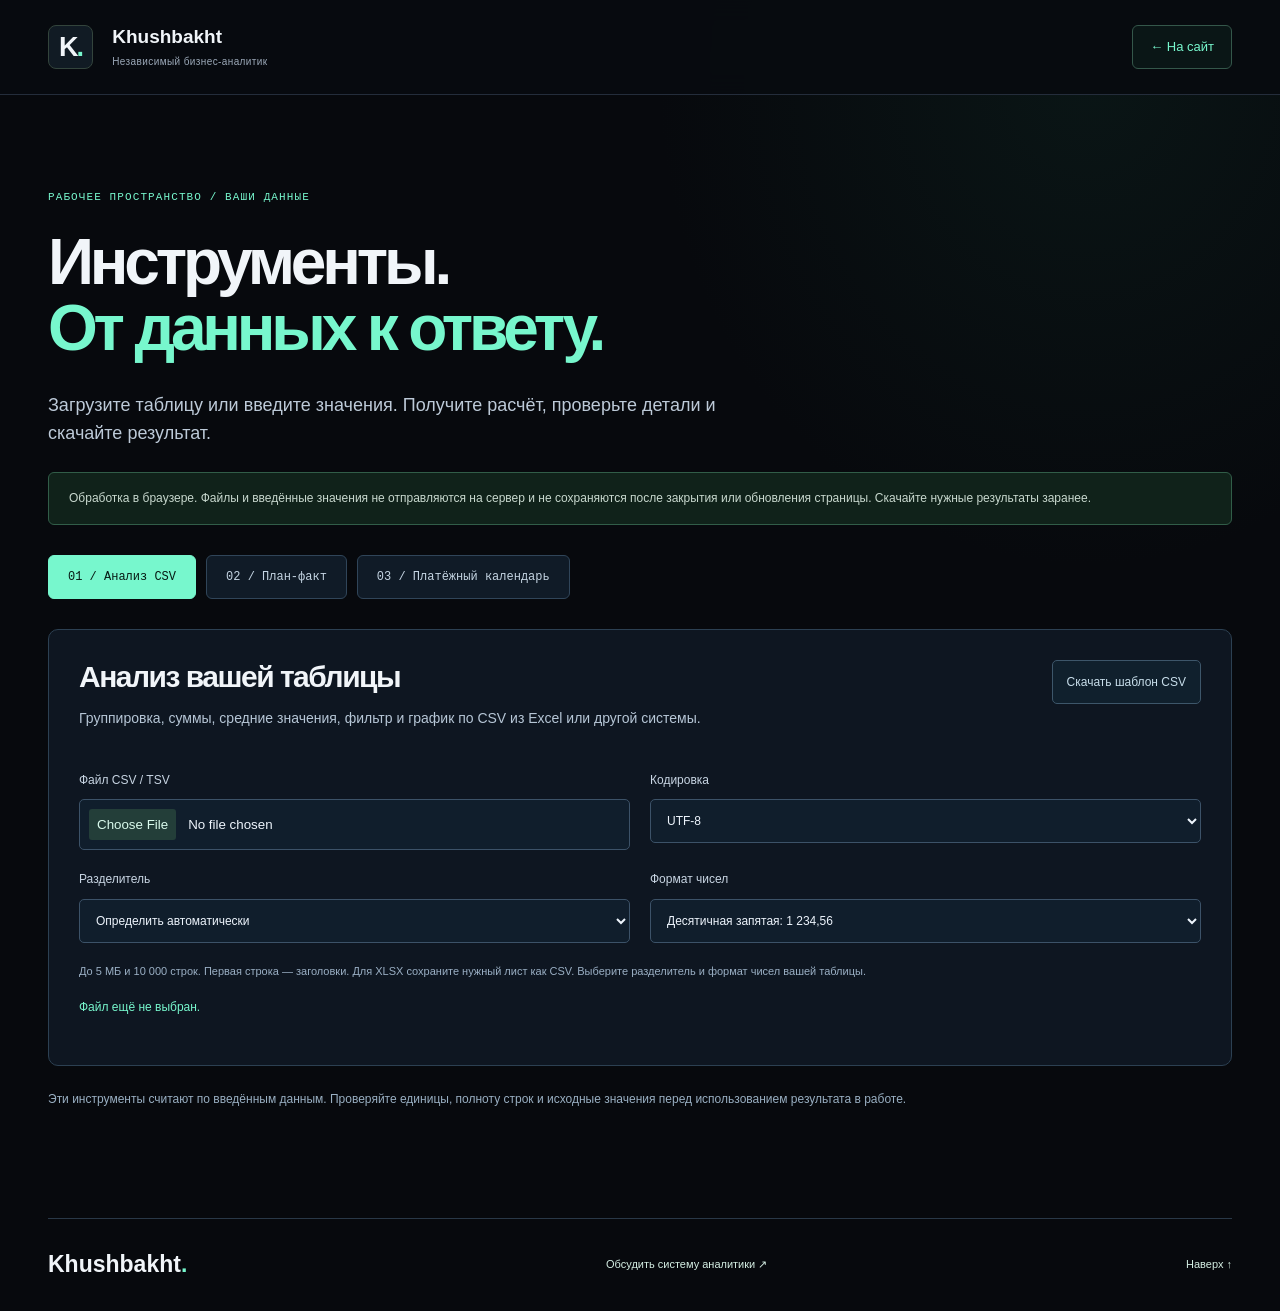
<file: tools.html>
<!doctype html><html lang="ru"><head><meta charset="utf-8"><meta name="viewport" content="width=device-width,initial-scale=1"><title>Инструменты аналитика — Khushbakht</title><meta name="description" content="Анализ CSV, план-факт и платёжный календарь. Расчёты по вашим данным в браузере и экспорт результатов."><meta name="theme-color" content="#07090d"><link rel="icon" href="favicon.svg" type="image/svg+xml"><link rel="canonical" href="https://kushbakht.github.io/Price-list/tools.html"><link rel="stylesheet" href="styles.css"><link rel="stylesheet" href="dark.css?v=93da8a9"><link rel="stylesheet" href="tools.css"><script src="tools.js?v=2" defer></script></head><body><a href="#main" class="skip">К содержимому</a><header><nav class="wrap" aria-label="Навигация"><a class="brand" href="./"><span class="brand-icon">K<span>.</span></span><span>Khushbakht<small>Независимый бизнес-аналитик</small></span></a><a href="./" class="nav-contact">← На сайт</a></nav></header><main class="wrap section" id="main"><p class="eyebrow">РАБОЧЕЕ ПРОСТРАНСТВО / ВАШИ ДАННЫЕ</p><h1 class="tools-title">Инструменты.<br><em>От данных к ответу.</em></h1><p class="tools-lead">Загрузите таблицу или введите значения. Получите расчёт, проверьте детали и скачайте результат.</p><p class="privacy">Обработка в браузере. Файлы и введённые значения не отправляются на сервер и не сохраняются после закрытия или обновления страницы. Скачайте нужные результаты заранее.</p><div class="tool-tabs" role="group" aria-label="Выбор инструмента"><button type="button" data-tool="csv" aria-pressed="true">01 / Анализ CSV</button><button type="button" data-tool="plan" aria-pressed="false">02 / План-факт</button><button type="button" data-tool="cash" aria-pressed="false">03 / Платёжный календарь</button></div>
<section class="tool-panel" id="tool-csv" aria-labelledby="csv-title"><div class="tool-heading"><div><h2 id="csv-title">Анализ вашей таблицы</h2><p>Группировка, суммы, средние значения, фильтр и график по CSV из Excel или другой системы.</p></div><button type="button" id="csv-template" class="quiet-button">Скачать шаблон CSV</button></div><div class="tool-inputs"><label>Файл CSV / TSV<input type="file" id="csv-file" accept=".csv,.tsv,text/csv,text/tab-separated-values"></label><label>Кодировка<select id="csv-encoding"><option value="utf-8">UTF-8</option><option value="windows-1251">Windows-1251</option></select></label><label>Разделитель<select id="csv-delimiter"><option value="auto">Определить автоматически</option><option value=";">Точка с запятой ;</option><option value=",">Запятая ,</option><option value="tab">Табуляция</option></select></label><label>Формат чисел<select id="csv-decimal"><option value=",">Десятичная запятая: 1 234,56</option><option value=".">Десятичная точка: 1,234.56</option></select></label></div><p class="small">До 5 МБ и 10 000 строк. Первая строка — заголовки. Для XLSX сохраните нужный лист как CSV. Выберите разделитель и формат чисел вашей таблицы.</p><p id="csv-status" role="status" class="tool-status">Файл ещё не выбран.</p><div id="csv-options" hidden><div class="tool-inputs"><label>Группировать по<select id="csv-group"></select></label><label>Числовой показатель<select id="csv-measure"></select></label><label>Расчёт<select id="csv-method"><option value="sum">Сумма</option><option value="avg">Среднее</option><option value="count">Количество строк</option></select></label><label>Фильтр групп<input id="csv-filter" type="search" placeholder="Например: участок 1"></label></div><div class="tool-kpis" id="csv-kpis" aria-live="polite"></div><div class="chart-box"><h3>10 крупнейших групп по значению</h3><svg id="csv-chart" viewBox="0 0 760 400" role="img" aria-label="График сгруппированных данных"></svg></div><div class="export-row"><button type="button" class="button" id="csv-export">Скачать сводку CSV ↓</button><button type="button" class="quiet-button" id="csv-clear">Очистить данные</button></div><div class="table-scroll"><table><caption>Сводка: все группы текущего фильтра</caption><thead><tr><th scope="col">Группа</th><th scope="col">Значение</th><th scope="col">Строк</th></tr></thead><tbody id="csv-table"></tbody></table></div><details><summary>Проверить исходные строки</summary><p class="small">Первые 30 строк файла. Числа разбираются по выбранному формату; пустые и некорректные значения не входят в сумму и среднее.</p><div class="table-scroll"><table id="csv-preview"></table></div></details></div></section>
<section class="tool-panel" id="tool-plan" aria-labelledby="plan-title" hidden><div class="tool-heading"><div><h2 id="plan-title">План-факт по показателям</h2><p>Введите план и факт в одной единице измерения. Отклонение и выполнение рассчитаются автоматически.</p></div><button type="button" id="plan-add" class="quiet-button">+ Добавить показатель</button></div><p class="small">Отклонение = факт − план. Выполнение = факт / план × 100%. При нулевом плане процент не определяется. Знак отклонения сам по себе не означает улучшение или ухудшение.</p><div class="table-scroll"><table class="editable-table"><thead><tr><th>Показатель</th><th>План</th><th>Факт</th><th>Отклонение</th><th>Выполнение</th><th>Действие</th></tr></thead><tbody id="plan-rows"></tbody></table></div><p id="plan-status" role="status" class="tool-status"></p><div class="export-row"><button type="button" class="button" id="plan-export">Скачать план-факт CSV ↓</button><button type="button" class="quiet-button" id="plan-clear">Очистить таблицу</button></div><p class="small">Показатели не суммируются между собой: у них могут быть разные единицы. Пустые строки не включаются в экспорт.</p></section>
<section class="tool-panel" id="tool-cash" aria-labelledby="cash-title" hidden><div class="tool-heading"><div><h2 id="cash-title">Платёжный календарь</h2><p>Запланируйте поступления и выплаты по датам. Увидите ежедневный остаток и даты дефицита.</p></div><button type="button" id="cash-add" class="quiet-button">+ Добавить операцию</button></div><div class="tool-inputs"><label>Начало периода<input id="cash-start" type="date"></label><label>Остаток на начало, сом<input id="cash-opening" type="number" step="0.01" placeholder="0,00"></label></div><p class="small">Все суммы в сом. Операции до начала периода не учитываются. В один день поступления и выплаты суммируются: внутридневная очередность не моделируется.</p><div class="table-scroll"><table class="editable-table"><thead><tr><th>Дата</th><th>Назначение</th><th>Тип</th><th>Сумма, сом</th><th>Действие</th></tr></thead><tbody id="cash-rows"></tbody></table></div><p id="cash-status" role="status" class="tool-status"></p><div class="tool-kpis" id="cash-kpis" aria-live="polite"></div><div class="table-scroll"><table><caption>Остатки по датам операций</caption><thead><tr><th>Дата</th><th>Поступления</th><th>Выплаты</th><th>Остаток</th></tr></thead><tbody id="cash-summary"></tbody></table></div><div class="export-row"><button type="button" class="button" id="cash-export">Скачать календарь CSV ↓</button><button type="button" class="quiet-button" id="cash-clear">Очистить операции</button></div></section><p class="tool-note">Эти инструменты считают по введённым данным. Проверяйте единицы, полноту строк и исходные значения перед использованием результата в работе.</p></main><footer class="wrap"><span class="footer-brand">Khushbakht<span>.</span></span><a href="./#contact">Обсудить систему аналитики ↗</a><a href="#main">Наверх ↑</a></footer></body></html>
</file>
<file: styles.css>
:root{--paper:#f4f3ec;--ink:#173e36;--muted:#5b6b63;--line:#d3d8cb;--lime:#deef9b;--dark:#132e29}*{box-sizing:border-box}html{scroll-behavior:smooth;scroll-padding-top:100px}body{margin:0;background:var(--paper);color:var(--ink);font-family:Arial,Helvetica,sans-serif;line-height:1.55}a{color:inherit;text-decoration:none}button,select{font:inherit}button,a,select,summary{-webkit-tap-highlight-color:transparent}a:focus-visible,button:focus-visible,select:focus-visible,summary:focus-visible{outline:3px solid #6c871c;outline-offset:5px}::selection{background:var(--lime);color:var(--ink)}.wrap{width:min(1280px,calc(100% - 96px));margin-inline:auto}.skip{position:fixed;left:20px;top:-100px;z-index:99;padding:14px;background:var(--lime)}.skip:focus{top:10px}header{background:#f4f3ecf2;border-bottom:1px solid var(--line);position:sticky;top:0;z-index:20;backdrop-filter:blur(12px)}nav{display:flex;align-items:center;justify-content:space-between;gap:24px;min-height:94px}.brand{display:flex;align-items:center;gap:14px;font-weight:700;font-size:19px;line-height:1.2}.brand small{display:block;font-size:10px;font-weight:400;margin-top:7px;letter-spacing:.04em}.brand-icon{font-size:39px;letter-spacing:-.1em;margin-right:5px}.brand-icon>span,.footer-brand>span{color:#6c871c}.navlinks{display:flex;gap:29px;font-size:13px}.navlinks a:hover,.text-link:hover{color:#62761e}.nav-contact{display:flex;gap:28px;border-bottom:1px solid var(--ink);font-size:13px;padding:10px 0}.hero{display:grid;grid-template-columns:1.12fr .88fr;gap:70px;padding-block:72px 76px;align-items:center}.eyebrow{font-size:11px;font-weight:700;letter-spacing:.13em;margin:0 0 22px;line-height:1.6}.dot{display:inline-block;width:7px;height:7px;border-radius:50%;background:#6c871c;margin-right:8px}h1{font-size:clamp(64px,7.5vw,112px);line-height:.99;font-weight:500;letter-spacing:-.073em;margin:0 0 30px}h1 em,h2 em{font-family:Georgia,serif;font-weight:400;letter-spacing:-.06em}.lead{font-size:17px;color:var(--muted);max-width:480px;margin-bottom:28px}.button{display:inline-flex;align-items:center;justify-content:space-between;gap:35px;background:var(--ink);color:white;padding:17px 22px;min-height:54px;font-size:13px;font-weight:700;border:1px solid var(--ink);transition:background .2s}.button:hover{background:#28584a}.actions{display:flex;align-items:center;gap:28px;flex-wrap:wrap}.text-link{font-size:13px;border-bottom:1px solid var(--line);padding:10px 0}.text-link>span{margin-left:16px}.hero-note,.small{font-size:12px;color:var(--muted)}.hero-note{margin-top:20px}.hero-visual{background:var(--ink);color:var(--paper);min-height:535px;position:relative;overflow:hidden;padding:27px 29px;display:flex;flex-direction:column;justify-content:space-between;border-radius:2px 2px 120px 2px}.visual-caption{display:flex;justify-content:space-between;gap:16px;font-size:9px;letter-spacing:.12em;color:#d3ddce}.orbit{position:relative;width:100%;height:330px;display:grid;place-items:center;background:repeating-radial-gradient(circle at center,transparent 0 43px,#507263 44px 45px,transparent 46px 58px)}.orbit-center{width:120px;height:120px;background:var(--lime);color:var(--ink);border-radius:50%;display:grid;place-content:center;font-size:60px;letter-spacing:-.12em;display:flex;align-items:center;justify-content:center;padding-right:7px}.orbit-label{position:absolute;font-size:10px;letter-spacing:.07em;border:1px solid #7e9583;background:var(--ink);padding:9px 14px;border-radius:30px}.label-a{top:30px;left:20px}.label-b{right:0;top:160px}.label-c{bottom:13px;left:48px}.visual-bottom{display:flex;justify-content:space-between;align-items:center;font-size:14px;max-width:85%;padding-bottom:16px}.arrow-large{font-size:43px;color:var(--lime)}.tool-strip{border-block:1px solid var(--line)}.tool-strip .wrap{display:flex;justify-content:space-between;gap:20px;flex-wrap:wrap;padding-block:24px;font-size:14px;color:var(--muted)}.section{padding-block:94px}.section-head{display:flex;justify-content:space-between;align-items:flex-end;gap:50px;margin-bottom:42px}.section-head>p{max-width:340px;color:var(--muted);font-size:14px;margin-bottom:6px}h2{font-size:clamp(35px,4vw,57px);line-height:1.1;font-weight:500;letter-spacing:-.05em;margin:0}h3{line-height:1.2;font-weight:500;letter-spacing:-.025em}p{margin:0 0 16px}.outcomes{display:grid;grid-template-columns:repeat(3,1fr);gap:34px}.outcomes article{border-top:1px solid var(--ink);padding-top:24px}.outcomes article>span,.skill-grid article>span{font-size:10px;letter-spacing:.1em}.outcomes h3{font-size:23px;margin:20px 0 14px}.outcomes p{color:var(--muted);font-size:14px}.demo-section{background:#e8ecdf}.dashboard{background:var(--dark);color:#f4f3ec;padding:34px;border-radius:4px;box-shadow:0 20px 40px #183d3612}.dash-top{display:flex;justify-content:space-between;gap:20px;align-items:center}.dash-kicker{font-size:10px;letter-spacing:.1em;color:#b5c6b9}.dash-top h3{font-size:25px;margin:9px 0 0}.period-label{font-size:11px;color:#b5c6b9;display:flex;align-items:center;gap:12px}select{padding:10px 30px 10px 12px;background:#223d34;border:1px solid #718576;color:#f4f3ec;border-radius:3px}.dash-tabs{display:flex;gap:8px;flex-wrap:wrap;padding:26px 0}.dash-tabs button{background:transparent;color:#d0dbce;border:1px solid #697e70;padding:10px 17px;cursor:pointer;font-size:12px;border-radius:3px}.dash-tabs button[aria-pressed=true]{background:var(--lime);color:var(--ink);border-color:var(--lime)}.metrics{display:grid;grid-template-columns:repeat(3,1fr);gap:14px;margin-bottom:22px}.metric{padding:22px;background:#244038;border:1px solid #3b554b}.metric small{display:block;font-size:11px;color:#c7d4c8}.metric strong{display:block;font-size:31px;font-weight:500;letter-spacing:-.035em;margin:10px 0 6px}.metric span{display:block;font-size:11px;color:var(--lime)}.chart-grid{display:grid;grid-template-columns:1.9fr 1fr;gap:22px}.chart-panel{border:1px solid #3b554b;padding:23px;min-width:0}.chart-heading{display:flex;justify-content:space-between;align-items:center;gap:16px}.chart-heading h4{font-weight:400;font-size:13px;margin:0}.legend{display:flex;gap:12px;font-size:10px;color:var(--lime)}.legend span:last-child{color:#9ab6b1}#chart{width:100%;height:auto;display:block;margin-top:20px}.month-labels{display:flex;justify-content:space-around;font-size:11px;color:#bac9bd}.insight{background:var(--lime);color:var(--ink);padding:25px;display:flex;flex-direction:column;align-items:flex-start}.insight .dash-kicker{color:#445832}.insight h4{font-size:23px;font-weight:500;line-height:1.15;margin:26px 0 15px;letter-spacing:-.035em}.insight p{font-size:13px}.demo-tag{border:1px solid #8da663;padding:5px 9px;font-size:9px;margin-top:auto}.data-details{margin-top:20px;border-top:1px solid #506458;padding-top:16px;font-size:12px}.data-details p{margin-top:14px;color:#c7d4c8}.table-scroll{overflow:auto}table{border-collapse:collapse;width:100%;margin-top:14px;font-size:12px}caption{text-align:left;padding-block:10px}th,td{text-align:left;border-bottom:1px solid #506458;padding:10px}.demo-disclaimer{font-size:11px;color:#c7d4c8;margin:18px 0 0}.services{display:grid;grid-template-columns:1fr 1fr;gap:20px}.service{border:1px solid var(--line);padding:33px;display:flex;flex-direction:column;background:#faf9f3}.service:nth-child(2){background:#e5ebd7;border-color:#819275}.service-top{display:flex;justify-content:space-between;font-size:10px;letter-spacing:.08em}.service h3{font-size:29px;max-width:400px;margin:27px 0 14px}.service>p{font-size:14px;color:var(--muted);max-width:440px}.price{font-size:43px;letter-spacing:-.05em;line-height:1.3;margin:15px 0 0}.price small{font-size:15px;letter-spacing:0}ul{list-style:none;padding:22px 0;margin:20px 0;border-top:1px solid var(--line)}li{position:relative;padding-left:20px;font-size:13px;margin-bottom:13px}li:before{content:'↗';position:absolute;left:0;color:#6c871c}.service .deliverable{border-top:1px solid var(--line);padding-top:18px;min-height:65px}.secondary{color:var(--ink);background:transparent;margin-top:auto;border-color:#9ca994}.secondary:hover{background:var(--ink);color:white}.pricing-note{font-size:12px;color:var(--muted);margin-top:23px;max-width:960px}.construction-note{border-block:1px solid var(--line);padding:20px 0;margin-top:20px;font-size:13px}.construction-note p{max-width:950px;margin-top:15px;color:var(--muted)}summary{cursor:pointer;line-height:1.5}.support{display:grid;grid-template-columns:1.15fr 1fr;gap:80px;background:var(--ink);color:var(--paper);padding:50px}.support .eyebrow{color:var(--lime)}.support h2{font-size:43px;margin-bottom:22px}.support>div>p{color:#cad7c8;max-width:430px;font-size:14px}.support .small{font-size:11px}.support ul{border-color:#587363}.support li:before{color:var(--lime)}.support .button{background:var(--lime);color:var(--ink);margin-top:12px}.support .button:hover{background:#effcc3}.skill-grid{display:grid;grid-template-columns:repeat(3,1fr);gap:35px}.skill-grid article{border-top:1px solid var(--line);padding-top:24px}.skill-grid h3{font-size:24px}.skill-grid p{font-size:13px;color:var(--muted);margin-top:20px}.tags{display:flex;gap:8px;flex-wrap:wrap}.tags span{border:1px solid #bdc6b6;padding:7px 9px;font-size:11px}.process-section{background:#e8ecdf}.steps{display:grid;grid-template-columns:repeat(4,1fr);gap:28px;margin-top:45px}.steps article{border-top:1px solid #b6c1ac;padding-top:20px}.steps article>span{font-family:Georgia,serif;font-size:38px;color:#62761e}.steps h3{font-size:20px}.steps p{font-size:13px;color:var(--muted)}.faq{display:grid;grid-template-columns:.8fr 1.2fr;gap:70px}.faq details{border-bottom:1px solid var(--line);padding:21px 0}.faq details:first-child{padding-top:0}.faq summary{font-size:16px}.faq details p{font-size:14px;color:var(--muted);margin:15px 0 0}.contact{background:var(--ink);color:var(--paper)}.contact h2{font-size:clamp(42px,6vw,80px);max-width:900px;margin-bottom:28px}.contact em{color:var(--lime)}.contact p{max-width:470px;color:#d5dfcf}.contact .eyebrow{font-size:11px;color:var(--lime);max-width:none}.contact .button{background:var(--lime);color:var(--ink);margin-top:12px}.contact .button:hover{background:#effcc3}.phone{display:block;font-size:13px;margin-top:22px;width:fit-content;border-bottom:1px solid #6b8474;padding-bottom:5px}footer{display:flex;justify-content:space-between;align-items:center;gap:22px;padding-block:28px;font-size:11px;color:var(--muted)}.footer-brand{font-size:23px;color:var(--ink);font-weight:700}
@media(min-width:1500px){.hero{padding-block:90px}.hero-visual{min-height:580px}.orbit{height:370px}}@media(max-width:1050px){.wrap{width:calc(100% - 48px)}.hero{gap:35px}.navlinks{gap:18px}.hero-visual{min-height:490px;padding:22px}.orbit{height:300px}.service{padding:26px}.support{padding:35px;gap:35px}.section-head{gap:25px}.chart-grid{grid-template-columns:1.5fr 1fr}.insight{padding:20px}.insight h4{font-size:21px}.skill-grid{gap:20px}.price{font-size:37px}}@media(max-width:760px){.wrap{width:calc(100% - 36px)}nav{min-height:76px;gap:12px}.brand{font-size:16px;gap:10px}.brand small{font-size:9px}.brand-icon{font-size:34px}.navlinks{display:none}.nav-contact{gap:12px;font-size:12px}.hero{grid-template-columns:1fr;padding-block:44px 48px;gap:35px}h1{font-size:76px}.lead{font-size:16px;max-width:520px}.hero-visual{min-height:420px;border-bottom-right-radius:85px}.orbit{height:280px;max-width:440px;align-self:center}.visual-bottom{max-width:85%}.tool-strip .wrap{gap:14px 22px;justify-content:flex-start;font-size:12px;padding-block:18px}.section{padding-block:60px}.section-head{display:block;margin-bottom:30px}.section-head>p{margin-top:22px;max-width:520px}h2{font-size:40px}.outcomes,.skill-grid{grid-template-columns:1fr;gap:24px}.outcomes h3{margin-top:14px}.dashboard{padding:20px}.dash-top{align-items:flex-start;gap:15px}.dash-top h3{font-size:21px;max-width:230px}.dash-kicker{font-size:8px}.period-label{display:block;font-size:10px}select{display:block;margin-top:6px;padding:9px 21px 9px 8px;font-size:11px}.dash-tabs{gap:6px;padding:22px 0}.dash-tabs button{padding:10px 12px;font-size:11px}.metrics{gap:8px}.metric{padding:13px 10px}.metric strong{font-size:23px}.metric small,.metric span{font-size:10px}.chart-grid{grid-template-columns:1fr;gap:15px}.chart-panel{padding:15px}.insight h4{margin-top:16px}.insight .demo-tag{margin-top:10px}.services{grid-template-columns:1fr}.service{padding:26px}.service h3{font-size:28px}.service .deliverable{min-height:auto}.support{grid-template-columns:1fr;padding:30px;gap:20px}.support h2{font-size:37px}.support .price{margin-top:0}.steps{grid-template-columns:1fr 1fr;gap:25px}.faq{grid-template-columns:1fr;gap:35px}.contact h2{font-size:49px}footer{flex-wrap:wrap;gap:16px}.footer-brand{flex-basis:100%}}
@media(max-width:390px){h1{font-size:65px}.hero .eyebrow{font-size:9px}.actions{gap:15px}.hero-visual{min-height:390px}.orbit{height:250px}.label-b{top:125px}.metrics{grid-template-columns:1fr}.metric{display:grid;grid-template-columns:1fr 1fr;gap:8px;align-items:center}.metric strong{margin:0;text-align:right}.metric span{grid-column:1/-1}.dash-top h3{font-size:19px}.service{padding:22px}.price{font-size:34px}.steps{grid-template-columns:1fr}.support{padding:24px}.contact h2{font-size:41px}}@media(prefers-reduced-motion:reduce){html{scroll-behavior:auto}*{transition:none!important}}
</file>
<file: dark.css>
:root{color-scheme:dark;--paper:#07090d;--ink:#f1f5f9;--muted:#9ba8b8;--line:#242d3b;--lime:#77f7cd;--dark:#0c111a}body{background:radial-gradient(ellipse at 85% 6%,#12372d44,transparent 28%),#07090d;font-family:Arial,Helvetica,sans-serif}header{background:#080b10e8;border-color:#242d3b}.brand small{color:#9ba8b8}.brand-icon{background:#111b24;border:1px solid #33443c;padding:5px 10px;font-size:27px;border-radius:8px;letter-spacing:-.07em}.brand-icon>span,.footer-brand>span{color:#77f7cd}.navlinks{color:#aeb8c6}.navlinks a:hover,.text-link:hover{color:#77f7cd}.nav-contact{color:#77f7cd;border:1px solid #34574a;border-radius:6px;padding:11px 17px;background:#16362944}.eyebrow,.service-top,.outcomes article>span,.skill-grid article>span{font-family:Consolas,monospace;color:#77f7cd;font-weight:400;letter-spacing:.1em}.dot{background:#77f7cd;box-shadow:0 0 15px #77f7cd66}h1{font-size:clamp(58px,6.3vw,92px);font-weight:700;line-height:1.04;letter-spacing:-.065em}h1 em,h2 em{font-family:inherit;font-style:normal;font-weight:inherit;letter-spacing:inherit;color:#77f7cd}h2{font-weight:600}h3{font-weight:600}.hero{grid-template-columns:1.05fr 1fr;gap:50px;padding-block:84px 74px;position:relative}.hero-copy{position:relative}.hero-copy:before{content:'INDEPENDENT / BUSINESS ANALYST';position:absolute;top:-33px;left:0;color:#637185;letter-spacing:.1em;font:9px Consolas,monospace}.lead{font-size:17px;max-width:500px;line-height:1.7}.button,.support .button,.contact .button{background:#77f7cd;color:#071a14;border:1px solid #77f7cd;border-radius:6px;box-shadow:0 4px 26px #77f7cd10}.button:hover,.support .button:hover,.contact .button:hover{background:#a4ffe1;border-color:#a4ffe1}.text-link{color:#c5cfdb}.hero-note{font:11px Consolas,monospace;color:#8795a5}.hero-visual{background:linear-gradient(140deg,#131e27,#0a0f18);color:#f1f5f9;border:1px solid #34453f;box-shadow:0 20px 80px #0007,0 0 60px #77f7cd06;border-radius:12px;padding:0;min-height:500px;transform:perspective(1600px) rotateY(-4deg) rotateX(2deg);justify-content:initial}.terminal-bar{display:flex;align-items:center;gap:7px;padding:15px 18px;border-bottom:1px solid #28323f;font:10px Consolas,monospace;color:#8f9eb0}.terminal-bar i{height:7px;width:7px;background:#50616f;border-radius:50%}.terminal-bar i:first-child{background:#77f7cd}.terminal-bar span{margin-left:10px}.terminal-status{margin-left:auto!important;color:#77f7cd;font-size:9px}.terminal-body{padding:27px;position:relative;background-image:linear-gradient(#ffffff02 1px,transparent 1px),linear-gradient(90deg,#ffffff02 1px,transparent 1px);background-size:32px 32px}.terminal-eyebrow{font:10px Consolas,monospace;color:#77f7cd;letter-spacing:.08em}.terminal-body h3{font-size:24px;margin:14px 0 21px}.signal-row{display:grid;grid-template-columns:1fr 1fr;gap:13px}.signal-row>div{background:#091018b8;border:1px solid #273541;border-radius:6px;padding:15px}.signal-row small{font-size:10px;color:#9ba8b8;display:block}.signal-row strong{font-size:26px;display:block;margin:7px 0;font-weight:500;letter-spacing:-.04em}.signal-row span{font:10px Consolas,monospace;color:#77f7cd}.signal-chart{width:100%;display:block;margin-top:18px}.signal-labels{display:flex;justify-content:space-between;font:9px Consolas,monospace;color:#8a9aab;padding:0 6px}.terminal-footer{border-top:1px solid #293847;margin-top:23px;padding-top:17px;color:#a5b5c4;font:10px Consolas,monospace;line-height:1.6}.terminal-footer b{color:#77f7cd;font-weight:400}.terminal-link{display:flex;justify-content:space-between;font:11px Consolas,monospace;color:#77f7cd;margin-top:14px;padding-top:14px;border-top:1px solid #25323f}.terminal-link:hover{color:#fff}.tool-strip{background:#0a0e14}.tool-strip .wrap{font:12px Consolas,monospace;color:#9daaba}.tool-strip span:before{content:'+';color:#77f7cd;margin-right:12px}.outcomes article{border-top-color:#34564a}.outcomes h3{font-size:24px}.demo-section{background:linear-gradient(180deg,#0b1119,#080c12);border-block:1px solid #1e2a37}.dashboard{background:#0d131d;border:1px solid #2d3d4c;border-radius:12px;box-shadow:0 22px 80px #0005;position:relative}.dash-top h3{color:#f1f5f9}.dash-kicker{font-family:Consolas,monospace;color:#8ea1b6}.period-label{color:#a4b1c2}select{background:#131e2a;border-color:#3b4b60;color:#e2eaf2;border-radius:5px}.dash-tabs button{background:#101821;color:#aebdce;border-color:#2e4052;border-radius:5px}.dash-tabs button[aria-pressed=true]{color:#071a14;background:#77f7cd;border-color:#77f7cd}.metric{background:linear-gradient(130deg,#142230,#101821);border:1px solid #2b3a4a;border-radius:7px}.metric strong{font-variant-numeric:tabular-nums}.metric small,.metric span{font-family:Consolas,monospace}.metric small{color:#a8b7c8}.metric span{color:#77f7cd}.chart-panel{background:#0a111a;border-color:#26394b;border-radius:7px}.legend{color:#77f7cd}.legend span:last-child{color:#849aef}.insight{background:linear-gradient(145deg,#17332d,#111e23);color:#ecf4f2;border:1px solid #345d4d;border-radius:7px}.insight .dash-kicker{color:#77f7cd}.insight h4{color:#f2f9f5}.insight p{color:#b1c4bc}.demo-tag{border-color:#416552;color:#8cf2ca;font-family:Consolas,monospace}.data-details,th,td{border-color:#2a3c4e}.data-details p,.demo-disclaimer{color:#9baabd}.service{background:linear-gradient(145deg,#101722,#0b111a);border-color:#273443;border-radius:10px;transition:transform .2s,border-color .2s;position:relative;overflow:hidden}.service:before{content:'';position:absolute;top:0;left:0;right:0;height:2px;background:linear-gradient(90deg,#77f7cd,transparent);opacity:.35}.service:hover{transform:translateY(-4px);border-color:#426653}.service:nth-child(2){background:linear-gradient(145deg,#122821,#0d1720);border-color:#3b6856}.service .price{color:#f4faf8;font-variant-numeric:tabular-nums}.service .price small{color:#9babb7}.service .deliverable{color:#b7c9c4}.secondary{color:#c4d1dc;background:#111c29;border-color:#3b5060;box-shadow:none}.secondary:hover{color:#77f7cd;background:#17283a;border-color:#4a7662}li:before{color:#77f7cd}.support{background:radial-gradient(ellipse at top left,#183e3155,transparent 70%),#0e171b;color:#eef6f2;border:1px solid #345b4a;border-radius:12px;position:relative}.support .eyebrow{color:#77f7cd}.support>div>p{color:#a9bdb2}.support ul{border-color:#2e493e}.support li:before{color:#77f7cd}.tags span{background:#111a27;border-color:#304151;border-radius:4px;color:#c5d5df;font-family:Consolas,monospace}.skill-grid article{border-top-color:#2d4652}.skill-grid h3{font-size:23px}.process-section{background:#0b1018;border-block:1px solid #1f2d3c}.steps article{border-top-color:#2f4353}.steps article>span{font-family:Consolas,monospace;color:#77f7cd;font-size:30px}.faq summary{color:#d1dce8}.faq details[open] summary{color:#77f7cd}.contact{background:radial-gradient(ellipse at bottom right,#163f3355,transparent 65%),#0a1017;border-top:1px solid #274335}.contact .eyebrow,.contact em{color:#77f7cd}.contact p{color:#b1bdca}.phone{color:#b7d4c7;border-color:#3d6553}.footer-brand{color:#f1f5f9}.skip{color:#071a14;background:#77f7cd}a:focus-visible,button:focus-visible,select:focus-visible,summary:focus-visible{outline-color:#77f7cd}::selection{color:#071a14;background:#77f7cd}
@media(max-width:1050px){.hero{gap:30px}.hero-visual{min-height:470px}.terminal-body{padding:22px}.terminal-status{display:none}}@media(max-width:760px){.hero{grid-template-columns:1fr;gap:35px;padding-block:64px 45px}h1{font-size:clamp(49px,10vw,76px)}.hero-visual{transform:none;min-height:0;border-radius:10px}.terminal-body{padding:22px}.terminal-bar{padding:13px 17px;font-size:9px}.terminal-body h3{font-size:23px}.signal-row strong{font-size:25px}.tool-strip .wrap{font-size:11px}h2{font-size:clamp(31px,7vw,42px)}.nav-contact{padding:9px 12px}.brand-icon{font-size:23px}.contact h2{font-size:clamp(35px,9vw,52px)}.support h2{font-size:35px}.hero-copy:before{font-size:8px}.dashboard{padding:20px}.hero-note{font-size:10px;line-height:1.6}.service h3{font-size:27px}.service:hover{transform:none}}
@media(max-width:390px){.hero .eyebrow{font-size:9px}.terminal-body{padding:18px}.signal-row{gap:9px}.signal-row>div{padding:12px}.signal-row strong{font-size:23px}.terminal-body h3{font-size:21px}.hero-copy .button{gap:24px}.contact h2{font-size:37px}.brand small{font-size:8px}.nav-contact{font-size:11px;gap:9px}.support h2{font-size:31px}.chart-heading{flex-wrap:wrap}.legend{font-size:9px}}
/* Explicit foregrounds for the final contact section and footer. */
.contact{color:#f1f5f9}.contact h2{color:#f1f5f9}.contact h2 em{color:#77f7cd}.contact p{color:#c4d0df}.contact .eyebrow{color:#77f7cd}.contact .phone{color:#d5efe4}footer{color:#bdcadb;border-top:1px solid #293847}footer a{color:#d5efe4}footer a:hover{color:#77f7cd}
</file>
<file: interactive.css>
.quick-nav{display:flex;gap:25px;padding:12px 0;border-top:1px solid #1e2c37;font:11px Consolas,monospace;color:#aebdce}.quick-nav a:hover{color:#77f7cd}.task-buttons{display:grid;grid-template-columns:repeat(4,1fr);gap:12px}.task-buttons button,.scenario-presets button{background:#0e1722;border:1px solid #304254;border-radius:6px;color:#c7d5e3;padding:17px;text-align:left;cursor:pointer;font:12px Consolas,monospace}.task-buttons button[aria-pressed=true]{background:#18362d;color:#77f7cd;border-color:#57947b}.recommendation{display:grid;grid-template-columns:1.4fr 1fr;gap:30px;background:linear-gradient(130deg,#10221e,#101722);border:1px solid #385448;padding:30px;margin-top:18px;border-radius:9px}.recommendation h3{font-size:26px;margin:14px 0}.recommendation p{color:#b5c4d1;font-size:14px}.recommendation>div:last-child{display:flex;flex-direction:column;align-items:flex-start;justify-content:center;gap:18px}.recommendation strong{font-size:27px;font-weight:500}.package-details{border-top:1px solid #304252;padding:18px 0;margin-bottom:18px}.package-details summary{font-size:13px;color:#77f7cd}.package-details p{margin-top:15px;font-size:13px;color:#bdcbd7}.extras{display:grid;grid-template-columns:.8fr 1.2fr;gap:35px;margin-top:40px;padding:30px;border:1px solid #2d4050;border-radius:8px;background:#0c131d}.extras h3{font-size:24px;margin:0 0 15px}.extras p{font-size:13px;color:#b3c0ce}.extras details{padding:18px 0;border-bottom:1px solid #2c3d4b}.extras summary{font-size:14px;color:#d5e1eb}.extras summary span{display:block;color:#77f7cd;font:12px Consolas,monospace;margin:8px 0}.extras details p{margin-top:18px}.comparison{margin-top:25px;padding:20px;border:1px solid #293d4c;border-radius:6px}.comparison summary{color:#77f7cd;font-size:14px}.comparison table{min-width:600px}.comparison th,.comparison td{padding:16px 10px}.calculator-section{background:#0b1119;border-block:1px solid #223447;margin-bottom:65px}.calculator-grid,.scenario-grid,.prepare-grid{display:grid;grid-template-columns:1.1fr 1fr;gap:25px}.calculator-grid form,.scenario-controls,#prepare-checks{padding:30px;border:1px solid #2f4355;border-radius:10px;background:#101923}.calculator-grid form>label,.scenario-controls>label{display:block;font-size:14px;margin-bottom:27px;color:#d0dce8}.calculator-grid select{display:block;width:100%;margin-top:12px;padding:13px}.calculator-grid output,.scenario-controls output{display:block;color:#77f7cd;font:14px Consolas,monospace;margin-top:8px}input[type=range]{width:100%;margin:16px 0 0;accent-color:#77f7cd;cursor:pointer;height:20px}input[type=checkbox]{width:19px;height:19px;accent-color:#77f7cd;flex-shrink:0;margin:0}input:focus-visible{outline:2px solid #77f7cd;outline-offset:4px}fieldset{border:0;margin:0;padding:8px 0 0}legend{font:11px Consolas,monospace;color:#77f7cd;margin-bottom:13px}.check-row{display:flex;align-items:flex-start;gap:12px;margin-bottom:20px;font-size:13px;color:#d0dce8;cursor:pointer;flex-wrap:wrap}.check-row>span{display:block;margin-left:31px;font:11px Consolas,monospace;color:#8ea9b8;flex-basis:100%}.quote-result,.scenario-result,.prepare-grid aside{padding:33px;border:1px solid #386451;border-radius:10px;background:radial-gradient(ellipse at top right,#204e3d33,transparent 70%),#0f1b1d;min-width:0}.quote-result #quote-price{font-size:clamp(27px,3.3vw,43px);font-weight:600;color:#77f7cd;letter-spacing:-.04em;margin:24px 0 8px;line-height:1.2}.quote-result h3{font-size:22px;margin:28px 0 16px}.quote-result p{font-size:13px;color:#bdcdd7}.quote-result .small{font-size:11px}.quote-result .button{width:100%;gap:15px;margin-top:20px}.quiet-button{background:transparent;border:1px solid #395366;border-radius:5px;padding:11px 16px;color:#bcd4df;cursor:pointer;font-size:12px;min-height:44px}.quiet-button:hover{color:#77f7cd;border-color:#77f7cd}.quote-result .quiet-button{margin-top:14px}.quote-result #copy-status{min-height:20px;color:#77f7cd;margin:10px 0;font-size:12px}.scenario-result{display:flex;flex-direction:column;align-items:flex-start;justify-content:center}.scenario-result>strong{display:block;font-size:45px;color:#77f7cd;font-weight:500;margin:20px 0 10px;letter-spacing:-.04em}.scenario-result>span#cash-badge{font:11px Consolas,monospace;padding:7px 10px;border:1px solid #476a59;border-radius:3px;margin-bottom:25px}.scenario-result p{font-size:14px;color:#bacbd4}.scenario-result .small{font-size:11px}.scenario-result[data-negative=true]{border-color:#bd6a75}.scenario-result[data-negative=true]>strong{color:#ffacb5}.scenario-presets{display:flex;flex-wrap:wrap;gap:8px}.scenario-presets button{padding:10px 12px;min-height:44px;font-size:10px}.scenario-presets button:hover{color:#77f7cd;border-color:#77f7cd}.prepare-grid aside>strong{display:block;font:40px Consolas,monospace;color:#77f7cd;margin:22px 0}progress{width:100%;height:8px;accent-color:#77f7cd;margin-bottom:25px}.prepare-grid p{font-size:14px;color:#b4c9d2}.prepare-grid .check-row{padding:15px 0;border-bottom:1px solid #273b4d;margin:0;flex-wrap:nowrap}.prepare-grid .check-row:first-child{padding-top:0}.prepare-grid .check-row:last-child{border:0}.navlinks{gap:18px}.navlinks a{font-size:12px}html{scroll-padding-top:140px}
@media(max-width:1000px){.task-buttons{grid-template-columns:1fr 1fr}.extras{grid-template-columns:1fr}.calculator-grid,.scenario-grid{gap:18px}.navlinks a{font-size:11px}.navlinks{gap:13px}.quick-nav{gap:20px}}@media(max-width:760px){.quick-nav{gap:16px;flex-wrap:wrap;font-size:10px;padding:10px 0}.recommendation,.calculator-grid,.scenario-grid,.prepare-grid{grid-template-columns:1fr}.recommendation{padding:24px;gap:10px}.recommendation h3{font-size:23px}.task-buttons button{padding:15px 12px;font-size:11px;min-height:65px}.calculator-grid form,.scenario-controls,#prepare-checks{padding:24px}.quote-result,.scenario-result,.prepare-grid aside{padding:24px}.extras{padding:24px;gap:15px}.calculator-section{margin-bottom:45px}.quote-result #quote-price{font-size:35px}.scenario-result>strong{font-size:39px}.check-row{font-size:12px}.section-head h2{overflow-wrap:break-word}}@media(prefers-reduced-motion:reduce){*{scroll-behavior:auto!important}}
</file>
<file: tools.css>
[hidden]{display:none!important}.tools-title{font-size:clamp(38px,5vw,68px);max-width:900px}.tools-lead{font-size:18px;color:#bdcad8;max-width:700px}.privacy{color:#c8d8ce;border:1px solid #315d48;border-radius:6px;padding:16px 20px;background:#10221a;font-size:12px;margin:25px 0}.tool-tabs{display:flex;flex-wrap:wrap;gap:10px;margin:30px 0}.tool-tabs button{padding:14px 19px;background:#101b27;border:1px solid #304559;border-radius:6px;color:#c5d5e3;cursor:pointer;font:12px Consolas,monospace}.tool-tabs button[aria-pressed=true]{color:#071a14;background:#77f7cd;border-color:#77f7cd}.tool-panel{padding:30px;background:#0e1621;border:1px solid #2c4052;border-radius:10px}.tool-heading{display:flex;gap:25px;justify-content:space-between;align-items:flex-start;margin-bottom:25px}.tool-heading h2{font-size:30px;margin-bottom:15px}.tool-heading p{color:#b6c6d6;font-size:14px;max-width:700px}.tool-heading button{flex-shrink:0}.tool-inputs{display:grid;grid-template-columns:repeat(2,1fr);gap:20px;margin:20px 0}.tool-inputs label{display:flex;flex-direction:column;gap:10px;color:#c8d5e3;font-size:12px}input,select{min-height:44px;padding:11px 12px;background:#101e2c;color:#edf4fc;border:1px solid #3c5268;border-radius:5px;min-width:0;width:100%}input:focus-visible{outline:2px solid #77f7cd;outline-offset:3px}input[type=file]{padding:9px}input::file-selector-button{padding:8px;border:0;background:#233e39;color:#d9faec;border-radius:3px;margin-right:12px}.tool-status{color:#77f7cd;font-size:12px;margin:18px 0;min-height:18px}.tool-status[data-error=true]{color:#ffabb5}.tool-kpis{display:grid;grid-template-columns:repeat(3,1fr);gap:12px;margin:25px 0}.tool-kpis>div{border:1px solid #30485c;background:#111f2c;padding:18px;border-radius:7px}.tool-kpis small{display:block;color:#a9bdce;font-size:11px}.tool-kpis strong{display:block;color:#77f7cd;font-size:26px;margin-top:10px;font-weight:500;overflow-wrap:anywhere}.chart-box{border:1px solid #2a4253;background:#0b131d;padding:18px;border-radius:7px}.chart-box h3{font-size:14px;margin:0 0 15px}#csv-chart{width:100%;height:auto;max-height:430px}.table-scroll{overflow-x:auto}table{min-width:550px}th,td{color:#c4d4e2;border-color:#2f475d}caption{color:#b2c6d5;padding:16px 0}td.negative{color:#ffadb6}.editable-table{min-width:850px}.editable-table th{font-size:11px}.editable-table input{min-width:110px}.editable-table input[type=text]{min-width:170px}.editable-table input[type=date]{min-width:155px}.editable-table select{min-width:140px}.editable-table td{white-space:nowrap}.quiet-button{background:#10202d;color:#c8deeb;border:1px solid #3d566a;border-radius:5px;min-height:44px;padding:10px 14px;font-size:12px;cursor:pointer}.quiet-button:hover{border-color:#77f7cd;color:#77f7cd}.export-row{display:flex;flex-wrap:wrap;gap:12px;margin:25px 0}details{padding:20px 0;border-top:1px solid #294252}summary{color:#77f7cd}.tool-note{color:#99afc2;font-size:12px;margin-top:24px}.empty-cell{color:#8da1b7;text-align:center;padding:25px}.tool-panel .small{color:#9aafc4;font-size:11px}html{scroll-padding-top:110px}@media(max-width:760px){.tool-panel{padding:20px}.tool-heading{display:block}.tool-heading button{margin-top:8px}.tool-heading h2{font-size:26px}.tool-inputs{grid-template-columns:1fr}.tool-kpis{grid-template-columns:1fr}.tool-tabs button{font-size:11px;padding:12px}.tools-lead{font-size:16px}.privacy{padding:14px;font-size:11px}.tools-title{font-size:42px}}
</file>
